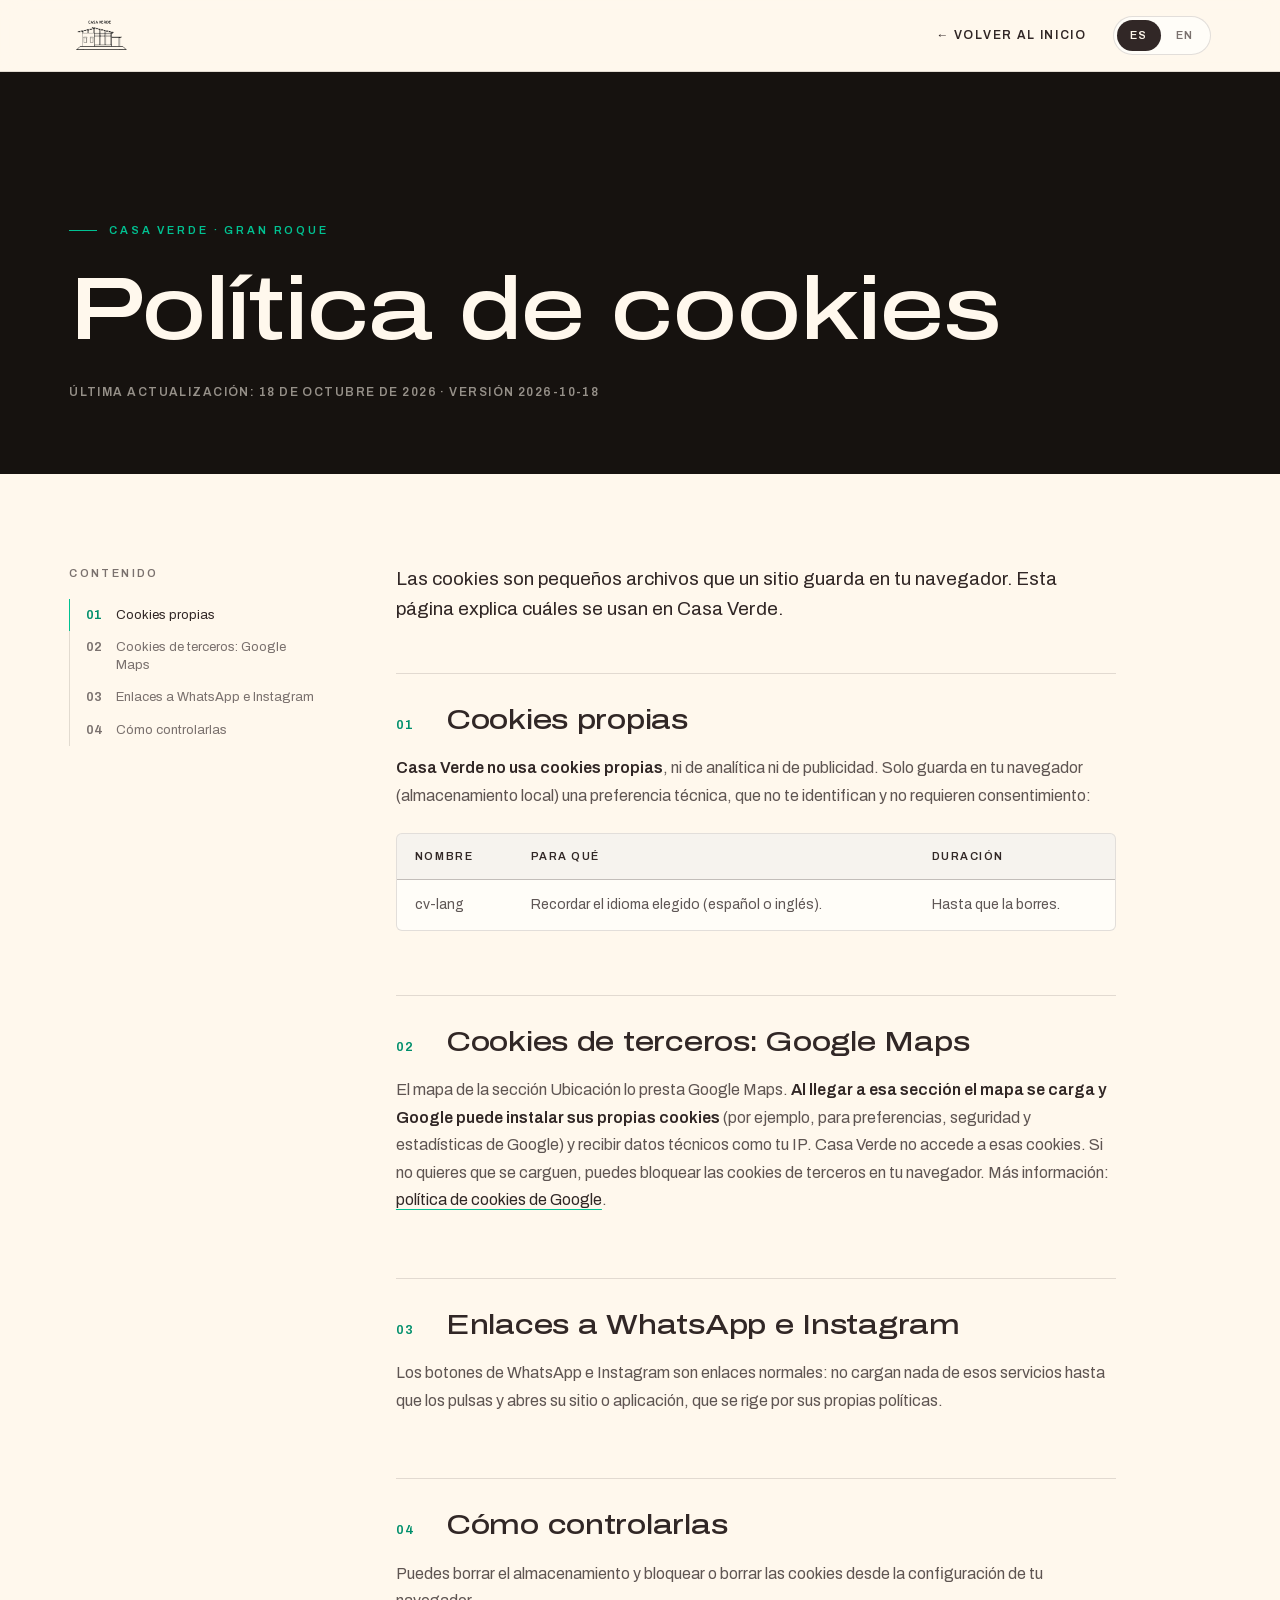
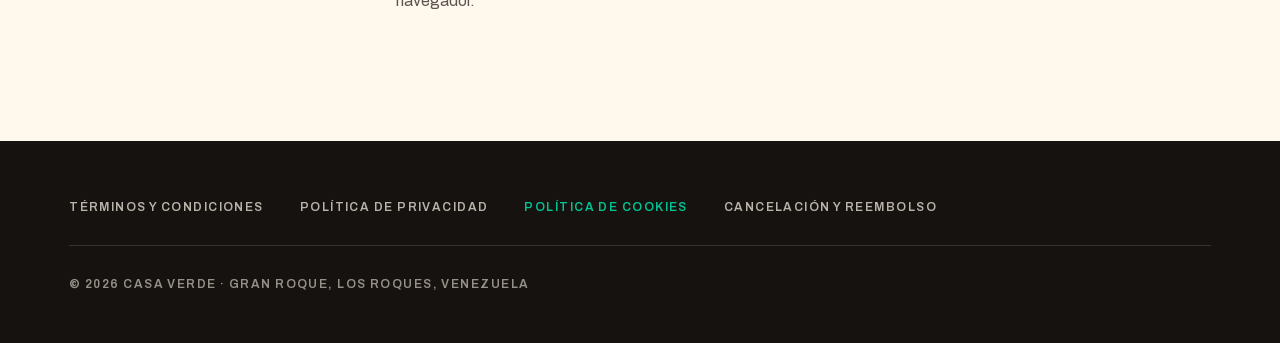
<file: cookies.html>
<!DOCTYPE html>
<html lang="es">
<head>
  <meta charset="UTF-8">
  <meta name="viewport" content="width=device-width, initial-scale=1.0">
  <title>Política de cookies — Casa Verde</title>
  <meta name="description" content="Política de cookies de Casa Verde: el sitio no usa cookies propias; solo el mapa de Google Maps puede instalar las suyas.">
  <meta name="robots" content="noindex, follow">
  <link rel="icon" type="image/png" sizes="32x32" href="favicon-32.png">
  <link rel="apple-touch-icon" href="favicon-180.png">
  <link href="fonts/fonts.css" rel="stylesheet">
  <link href="legal.css" rel="stylesheet">
  <script src="consent.js"></script>
</head>
<body>
<header class="lg-nav">
  <a href="index.html" aria-label="Casa Verde — inicio"><img src="logo.png" alt="Casa Verde" width="800" height="500"></a>
  <div class="lg-right">
    <a class="lg-back" href="index.html" data-es="← Volver al inicio" data-en="← Back to home">← Volver al inicio</a>
    <div class="lg-lang" role="group" aria-label="Idioma / Language"><button type="button" data-lc="es">ES</button><button type="button" data-lc="en">EN</button></div>
  </div>
</header>
<main>
  <article data-lang="es">
    <p class="lg-label">Casa Verde · Gran Roque</p>
    <h1>Política de cookies</h1>
    <p class="lg-meta">Última actualización: 18 de octubre de 2026 · Versión 2026-10-18</p>
<p>Las cookies son pequeños archivos que un sitio guarda en tu navegador. Esta página explica cuáles se usan en Casa Verde.</p>
<h2>1. Cookies propias</h2>
<p><strong>Casa Verde no usa cookies propias</strong>, ni de analítica ni de publicidad. Solo guarda en tu navegador (almacenamiento local) una preferencia técnica, que no te identifican y no requieren consentimiento:</p>
<table>
  <thead><tr><th scope="col">Nombre</th><th scope="col">Para qué</th><th scope="col">Duración</th></tr></thead>
  <tbody>
  <tr><td data-label="Nombre">cv-lang</td><td data-label="Para qué">Recordar el idioma elegido (español o inglés).</td><td data-label="Duración">Hasta que la borres.</td></tr>
  </tbody>
</table>
<h2>2. Cookies de terceros: Google Maps</h2>
<p>El mapa de la sección Ubicación lo presta Google Maps. <strong>Al llegar a esa sección el mapa se carga y Google puede instalar sus propias cookies</strong> (por ejemplo, para preferencias, seguridad y estadísticas de Google) y recibir datos técnicos como tu IP. Casa Verde no accede a esas cookies. Si no quieres que se carguen, puedes bloquear las cookies de terceros en tu navegador. Más información: <a href="https://policies.google.com/technologies/cookies" target="_blank" rel="noopener">política de cookies de Google</a>.</p>
<h2>3. Enlaces a WhatsApp e Instagram</h2>
<p>Los botones de WhatsApp e Instagram son enlaces normales: no cargan nada de esos servicios hasta que los pulsas y abres su sitio o aplicación, que se rige por sus propias políticas.</p>
<h2>4. Cómo controlarlas</h2>
<p>Puedes borrar el almacenamiento y bloquear o borrar las cookies desde la configuración de tu navegador.</p>
  </article>
  <article data-lang="en" hidden>
    <p class="lg-label">Casa Verde · Gran Roque</p>
    <h1>Cookie policy</h1>
    <p class="lg-meta">Last updated: October 18, 2026 · Version 2026-10-18</p>
<p>Cookies are small files a website stores in your browser. This page explains which ones Casa Verde uses.</p>
<h2>1. Our own cookies</h2>
<p><strong>Casa Verde sets no cookies of its own</strong>, neither analytics nor advertising. It only keeps one technical preference in your browser's local storage, which do not identify you and do not require consent:</p>
<table>
  <thead><tr><th scope="col">Name</th><th scope="col">Purpose</th><th scope="col">Duration</th></tr></thead>
  <tbody>
  <tr><td data-label="Name">cv-lang</td><td data-label="Purpose">Remembering your language (Spanish or English).</td><td data-label="Duration">Until you delete it.</td></tr>
  </tbody>
</table>
<h2>2. Third-party cookies: Google Maps</h2>
<p>The map in the Location section is provided by Google Maps. <strong>When you reach that section the map loads and Google may set its own cookies</strong> (for example for Google's preferences, security and statistics) and receive technical data such as your IP. Casa Verde has no access to those cookies. If you do not want them, you can block third-party cookies in your browser. More information: <a href="https://policies.google.com/technologies/cookies" target="_blank" rel="noopener">Google's cookie policy</a>.</p>
<h2>3. WhatsApp and Instagram links</h2>
<p>The WhatsApp and Instagram buttons are plain links: nothing from those services loads until you click them and open their site or app, which is governed by their own policies.</p>
<h2>4. How to control them</h2>
<p>You can clear storage and block or delete cookies from your browser settings.</p>
  </article>
</main>
<footer class="lg-foot">
  <ul>
    <li><a href="terminos.html" data-es="Términos y condiciones" data-en="Terms and conditions">Términos y condiciones</a></li>
    <li><a href="privacidad.html" data-es="Política de privacidad" data-en="Privacy policy">Política de privacidad</a></li>
    <li><a href="cookies.html" aria-current="page" data-es="Política de cookies" data-en="Cookie policy">Política de cookies</a></li>
    <li><a href="reembolso.html" data-es="Cancelación y reembolso" data-en="Cancellations and refunds">Cancelación y reembolso</a></li>
  </ul>
  <p>© 2026 Casa Verde · Gran Roque, Los Roques, Venezuela</p>
</footer>
<script src="legal.js"></script>
</body>
</html>
</file>
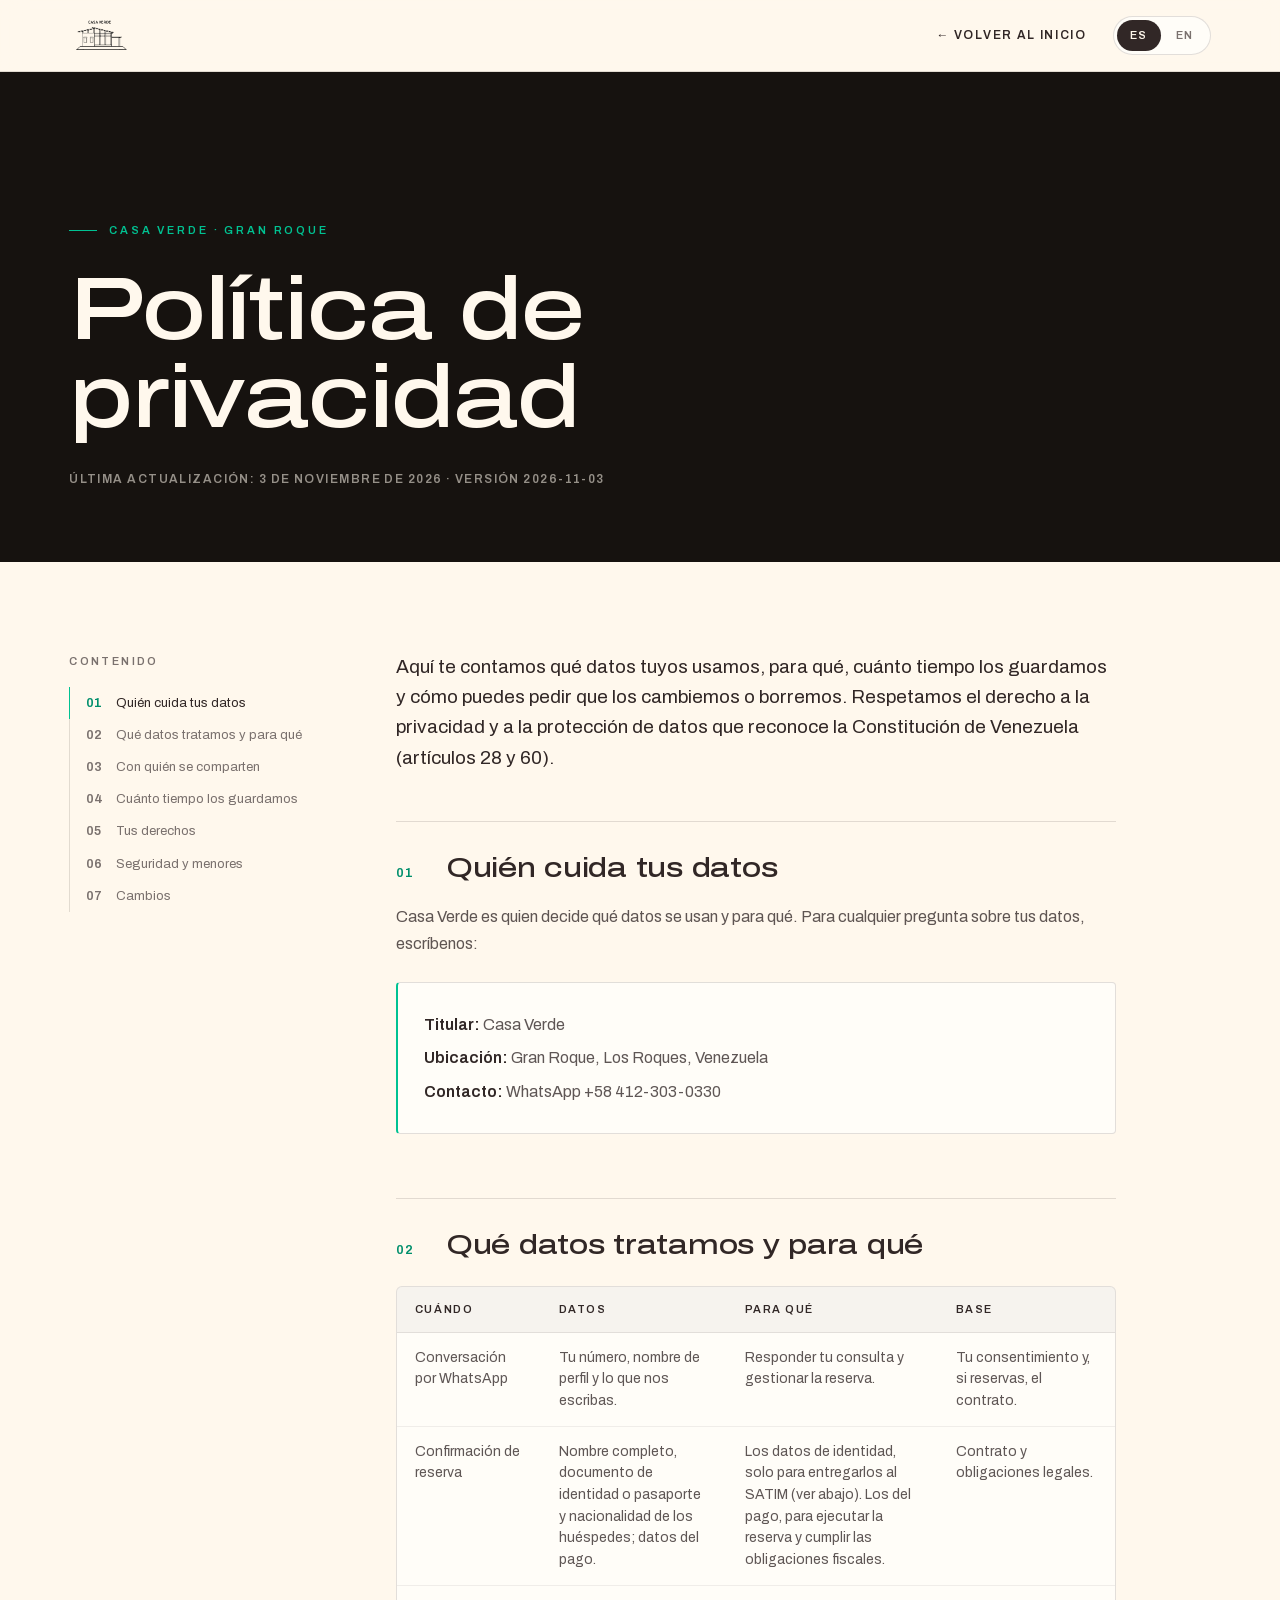
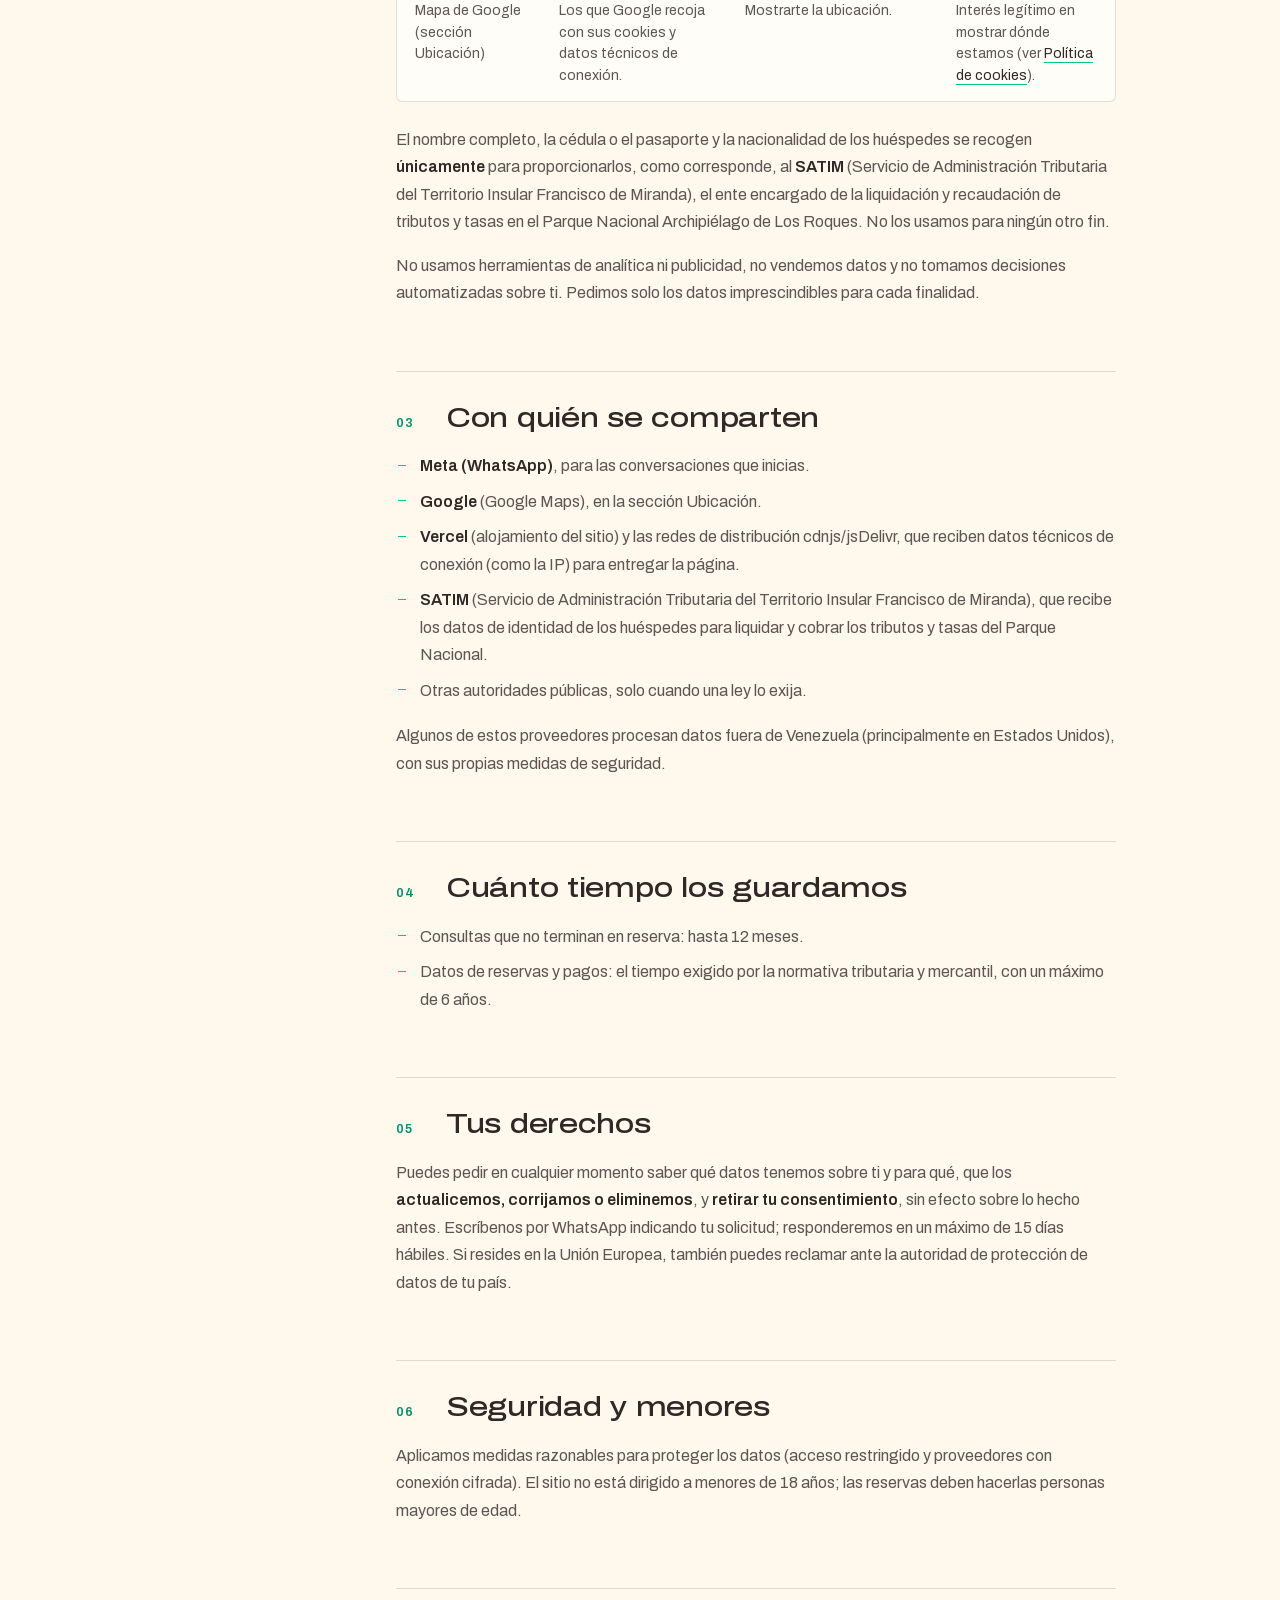
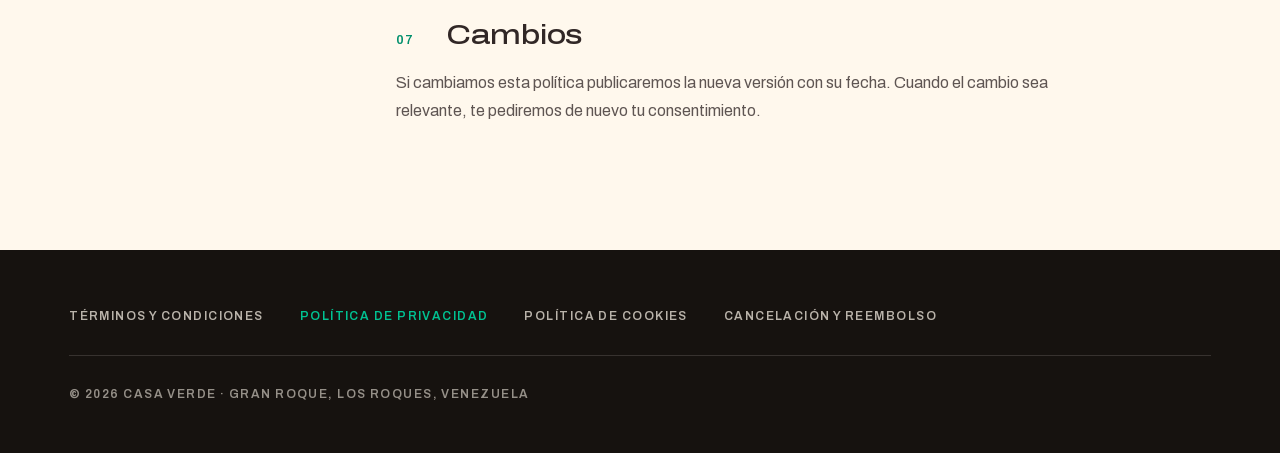
<file: privacidad.html>
<!DOCTYPE html>
<html lang="es">
<head>
  <meta charset="UTF-8">
  <meta name="viewport" content="width=device-width, initial-scale=1.0">
  <title>Política de privacidad — Casa Verde</title>
  <meta name="description" content="Política de privacidad de Casa Verde: qué datos se usan, para qué y cómo ejercer tus derechos.">
  <meta name="robots" content="noindex, follow">
  <link rel="icon" type="image/png" sizes="32x32" href="favicon-32.png">
  <link rel="apple-touch-icon" href="favicon-180.png">
  <link href="fonts/fonts.css" rel="stylesheet">
  <link href="legal.css" rel="stylesheet">
  <script src="consent.js"></script>
</head>
<body>
<header class="lg-nav">
  <a href="index.html" aria-label="Casa Verde — inicio"><img src="logo.png" alt="Casa Verde" width="800" height="500"></a>
  <div class="lg-right">
    <a class="lg-back" href="index.html" data-es="← Volver al inicio" data-en="← Back to home">← Volver al inicio</a>
    <div class="lg-lang" role="group" aria-label="Idioma / Language"><button type="button" data-lc="es">ES</button><button type="button" data-lc="en">EN</button></div>
  </div>
</header>
<main>
  <article data-lang="es">
    <p class="lg-label">Casa Verde · Gran Roque</p>
    <h1>Política de privacidad</h1>
    <p class="lg-meta">Última actualización: 3 de noviembre de 2026 · Versión 2026-11-03</p>
<p>Aquí te contamos qué datos tuyos usamos, para qué, cuánto tiempo los guardamos y cómo puedes pedir que los cambiemos o borremos. Respetamos el derecho a la privacidad y a la protección de datos que reconoce la Constitución de Venezuela (artículos 28 y 60).</p>
<h2>1. Quién cuida tus datos</h2>
<p>Casa Verde es quien decide qué datos se usan y para qué. Para cualquier pregunta sobre tus datos, escríbenos:</p>
<div class="lg-box">
  <p><strong>Titular:</strong> <span data-f="razon">Casa Verde</span><span data-opt="rif"> · RIF <span data-f="rif"></span></span></p>
  <p><strong>Ubicación:</strong> Gran Roque, Los Roques, Venezuela</p>
  <p><strong>Contacto:</strong> WhatsApp <span data-f="whatsapp"></span></p>
</div>
<h2>2. Qué datos tratamos y para qué</h2>
<table>
  <thead><tr><th scope="col">Cuándo</th><th scope="col">Datos</th><th scope="col">Para qué</th><th scope="col">Base</th></tr></thead>
  <tbody>
  <tr><td data-label="Cuándo">Conversación por WhatsApp</td><td data-label="Datos">Tu número, nombre de perfil y lo que nos escribas.</td><td data-label="Para qué">Responder tu consulta y gestionar la reserva.</td><td data-label="Base">Tu consentimiento y, si reservas, el contrato.</td></tr>
  <tr><td data-label="Cuándo">Confirmación de reserva</td><td data-label="Datos">Nombre completo, documento de identidad o pasaporte y nacionalidad de los huéspedes; datos del pago.</td><td data-label="Para qué">Los datos de identidad, solo para entregarlos al SATIM (ver abajo). Los del pago, para ejecutar la reserva y cumplir las obligaciones fiscales.</td><td data-label="Base">Contrato y obligaciones legales.</td></tr>
  <tr><td data-label="Cuándo">Mapa de Google (sección Ubicación)</td><td data-label="Datos">Los que Google recoja con sus cookies y datos técnicos de conexión.</td><td data-label="Para qué">Mostrarte la ubicación.</td><td data-label="Base">Interés legítimo en mostrar dónde estamos (ver <a href="cookies.html">Política de cookies</a>).</td></tr>
  </tbody>
</table>
<p>El nombre completo, la cédula o el pasaporte y la nacionalidad de los huéspedes se recogen <strong>únicamente</strong> para proporcionarlos, como corresponde, al <strong>SATIM</strong> (Servicio de Administración Tributaria del Territorio Insular Francisco de Miranda), el ente encargado de la liquidación y recaudación de tributos y tasas en el Parque Nacional Archipiélago de Los Roques. No los usamos para ningún otro fin.</p>
<p>No usamos herramientas de analítica ni publicidad, no vendemos datos y no tomamos decisiones automatizadas sobre ti. Pedimos solo los datos imprescindibles para cada finalidad.</p>
<h2>3. Con quién se comparten</h2>
<ul>
  <li><strong>Meta (WhatsApp)</strong>, para las conversaciones que inicias.</li>
  <li><strong>Google</strong> (Google Maps), en la sección Ubicación.</li>
  <li><strong>Vercel</strong> (alojamiento del sitio) y las redes de distribución cdnjs/jsDelivr, que reciben datos técnicos de conexión (como la IP) para entregar la página.</li>
  <li><strong>SATIM</strong> (Servicio de Administración Tributaria del Territorio Insular Francisco de Miranda), que recibe los datos de identidad de los huéspedes para liquidar y cobrar los tributos y tasas del Parque Nacional.</li>
  <li>Otras autoridades públicas, solo cuando una ley lo exija.</li>
</ul>
<p>Algunos de estos proveedores procesan datos fuera de Venezuela (principalmente en Estados Unidos), con sus propias medidas de seguridad.</p>
<h2>4. Cuánto tiempo los guardamos</h2>
<ul>
  <li>Consultas que no terminan en reserva: hasta 12 meses.</li>
  <li>Datos de reservas y pagos: el tiempo exigido por la normativa tributaria y mercantil, con un máximo de 6 años.</li>
</ul>
<h2>5. Tus derechos</h2>
<p>Puedes pedir en cualquier momento saber qué datos tenemos sobre ti y para qué, que los <strong>actualicemos, corrijamos o eliminemos</strong>, y <strong>retirar tu consentimiento</strong>, sin efecto sobre lo hecho antes. Escríbenos por WhatsApp indicando tu solicitud; responderemos en un máximo de 15 días hábiles. Si resides en la Unión Europea, también puedes reclamar ante la autoridad de protección de datos de tu país.</p>
<h2>6. Seguridad y menores</h2>
<p>Aplicamos medidas razonables para proteger los datos (acceso restringido y proveedores con conexión cifrada). El sitio no está dirigido a menores de 18 años; las reservas deben hacerlas personas mayores de edad.</p>
<h2>7. Cambios</h2>
<p>Si cambiamos esta política publicaremos la nueva versión con su fecha. Cuando el cambio sea relevante, te pediremos de nuevo tu consentimiento.</p>
  </article>
  <article data-lang="en" hidden>
    <p class="lg-label">Casa Verde · Gran Roque</p>
    <h1>Privacy policy</h1>
    <p class="lg-meta">Last updated: November 3, 2026 · Version 2026-11-03</p>
<p>This page explains what data of yours we use, why, how long we keep it and how you can ask us to change or delete it. We respect the rights to privacy and data protection recognized by the Venezuelan Constitution (articles 28 and 60).</p>
<h2>1. Who looks after your data</h2>
<p>Casa Verde decides which data is used and why. For any question about your data, write to us:</p>
<div class="lg-box">
  <p><strong>Owner:</strong> <span data-f="razon">Casa Verde</span><span data-opt="rif"> · RIF <span data-f="rif"></span></span></p>
  <p><strong>Location:</strong> Gran Roque, Los Roques, Venezuela</p>
  <p><strong>Contact:</strong> WhatsApp <span data-f="whatsapp"></span></p>
</div>
<h2>2. What data we process and why</h2>
<table>
  <thead><tr><th scope="col">When</th><th scope="col">Data</th><th scope="col">Purpose</th><th scope="col">Legal basis</th></tr></thead>
  <tbody>
  <tr><td data-label="When">WhatsApp conversation</td><td data-label="Data">Your number, profile name and what you write to us.</td><td data-label="Purpose">Answering your request and managing the booking.</td><td data-label="Legal basis">Your consent and, if you book, the contract.</td></tr>
  <tr><td data-label="When">Booking confirmation</td><td data-label="Data">Full name, ID or passport and nationality of the guests; payment details.</td><td data-label="Purpose">Identity details, only to provide them to SATIM (see below). Payment details, to perform the booking and meet tax obligations.</td><td data-label="Legal basis">Contract and legal obligations.</td></tr>
  <tr><td data-label="When">Google map (Location section)</td><td data-label="Data">Whatever Google collects through its cookies and technical connection data.</td><td data-label="Purpose">Showing you the location.</td><td data-label="Legal basis">Legitimate interest in showing where we are (see the <a href="cookies.html">Cookie policy</a>).</td></tr>
  </tbody>
</table>
<p>Guests' full name, ID or passport and nationality are collected <strong>solely</strong> to provide them, as required, to <strong>SATIM</strong> (Servicio de Administración Tributaria del Territorio Insular Francisco de Miranda), the authority in charge of assessing and collecting taxes and fees in the Archipiélago Los Roques National Park. We do not use them for any other purpose.</p>
<p>We do not use analytics or advertising tools, we do not sell data and we do not make automated decisions about you. We only ask for the data each purpose strictly needs.</p>
<h2>3. Who we share it with</h2>
<ul>
  <li><strong>Meta (WhatsApp)</strong>, for conversations you start.</li>
  <li><strong>Google</strong> (Google Maps), in the Location section.</li>
  <li><strong>Vercel</strong> (site hosting) and the cdnjs/jsDelivr networks, which receive technical connection data (such as your IP) to deliver the page.</li>
  <li><strong>SATIM</strong> (Servicio de Administración Tributaria del Territorio Insular Francisco de Miranda), which receives guests' identity details to assess and collect the National Park taxes and fees.</li>
  <li>Other public authorities, only when required by law.</li>
</ul>
<p>Some of these providers process data outside Venezuela (mainly in the United States) with their own security safeguards.</p>
<h2>4. How long we keep it</h2>
<ul>
  <li>Requests that do not lead to a booking: up to 12 months.</li>
  <li>Booking and payment data: as long as tax and commercial rules require, up to 6 years.</li>
</ul>
<h2>5. Your rights</h2>
<p>At any time you may ask what data we hold about you and why, have it <strong>updated, corrected or deleted</strong>, and <strong>withdraw your consent</strong>, without affecting what was done before. Write to us on WhatsApp; we will reply within 15 business days. If you live in the European Union you may also complain to your national data protection authority.</p>
<h2>6. Security and minors</h2>
<p>We apply reasonable measures to protect data (restricted access and providers with encrypted connections). The site is not aimed at under-18s; bookings must be made by adults.</p>
<h2>7. Changes</h2>
<p>If we change this policy we will publish the new version with its date. If the change is significant, we will ask for your consent again.</p>
  </article>
</main>
<footer class="lg-foot">
  <ul>
    <li><a href="terminos.html" data-es="Términos y condiciones" data-en="Terms and conditions">Términos y condiciones</a></li>
    <li><a href="privacidad.html" aria-current="page" data-es="Política de privacidad" data-en="Privacy policy">Política de privacidad</a></li>
    <li><a href="cookies.html" data-es="Política de cookies" data-en="Cookie policy">Política de cookies</a></li>
    <li><a href="reembolso.html" data-es="Cancelación y reembolso" data-en="Cancellations and refunds">Cancelación y reembolso</a></li>
  </ul>
  <p>© 2026 Casa Verde · Gran Roque, Los Roques, Venezuela</p>
</footer>
<script src="legal.js"></script>
</body>
</html>
</file>
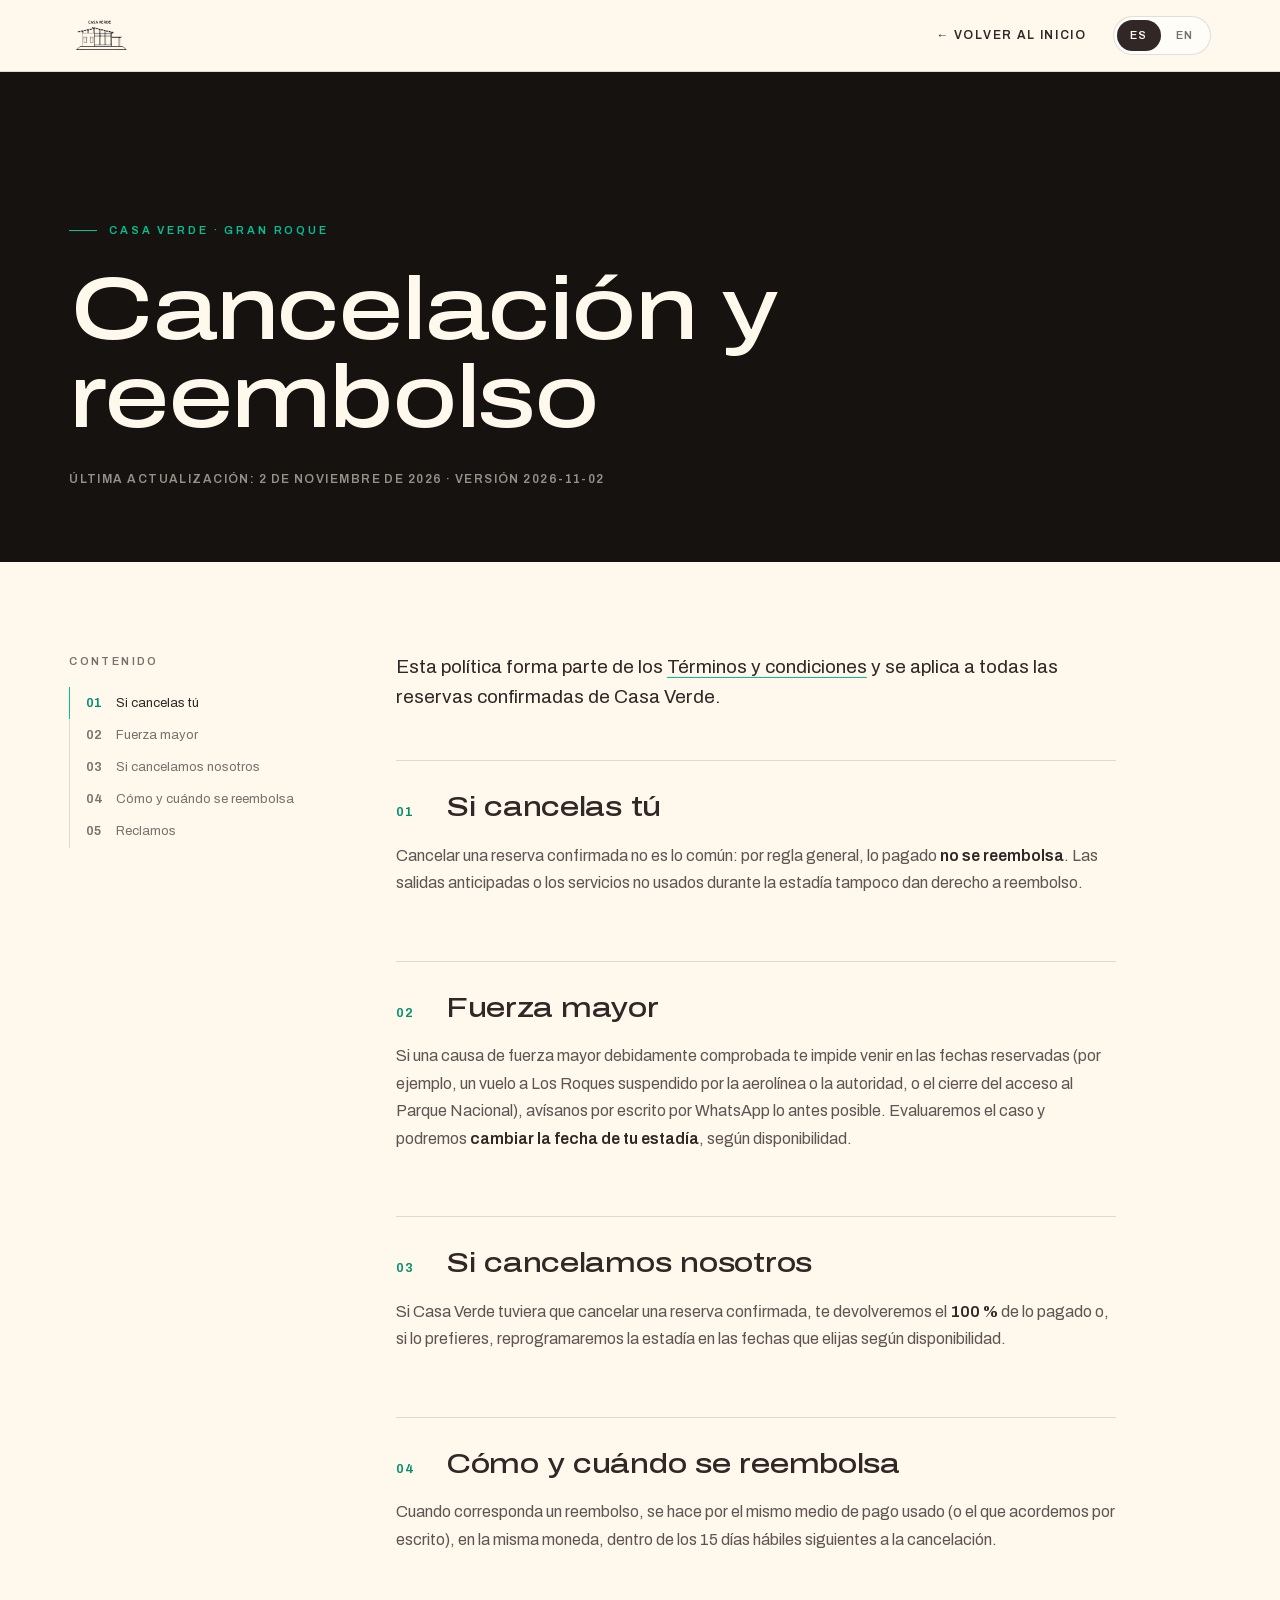
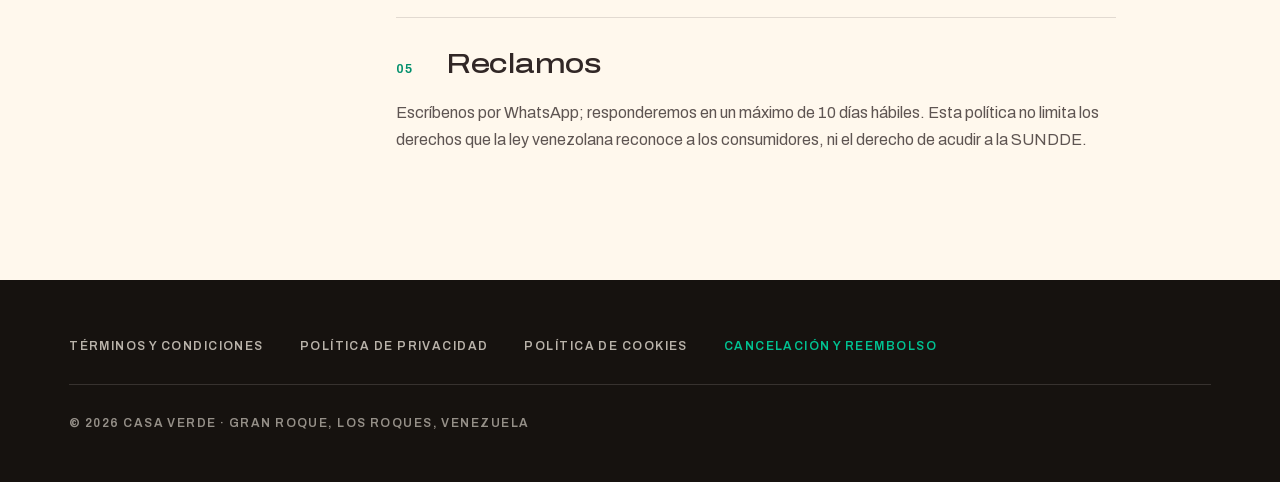
<file: reembolso.html>
<!DOCTYPE html>
<html lang="es">
<head>
  <meta charset="UTF-8">
  <meta name="viewport" content="width=device-width, initial-scale=1.0">
  <title>Cancelación y reembolso — Casa Verde</title>
  <meta name="description" content="Política de cancelación y reembolso de Casa Verde en Gran Roque, Los Roques.">
  <meta name="robots" content="noindex, follow">
  <link rel="icon" type="image/png" sizes="32x32" href="favicon-32.png">
  <link rel="apple-touch-icon" href="favicon-180.png">
  <link href="fonts/fonts.css" rel="stylesheet">
  <link href="legal.css" rel="stylesheet">
  <script src="consent.js"></script>
</head>
<body>
<header class="lg-nav">
  <a href="index.html" aria-label="Casa Verde — inicio"><img src="logo.png" alt="Casa Verde" width="800" height="500"></a>
  <div class="lg-right">
    <a class="lg-back" href="index.html" data-es="← Volver al inicio" data-en="← Back to home">← Volver al inicio</a>
    <div class="lg-lang" role="group" aria-label="Idioma / Language"><button type="button" data-lc="es">ES</button><button type="button" data-lc="en">EN</button></div>
  </div>
</header>
<main>
  <article data-lang="es">
    <p class="lg-label">Casa Verde · Gran Roque</p>
    <h1>Cancelación y reembolso</h1>
    <p class="lg-meta">Última actualización: 2 de noviembre de 2026 · Versión 2026-11-02</p>
<p>Esta política forma parte de los <a href="terminos.html">Términos y condiciones</a> y se aplica a todas las reservas confirmadas de Casa Verde.</p>
<h2>1. Si cancelas tú</h2>
<p>Cancelar una reserva confirmada no es lo común: por regla general, lo pagado <strong>no se reembolsa</strong>. Las salidas anticipadas o los servicios no usados durante la estadía tampoco dan derecho a reembolso.</p>
<h2>2. Fuerza mayor</h2>
<p>Si una causa de fuerza mayor debidamente comprobada te impide venir en las fechas reservadas (por ejemplo, un vuelo a Los Roques suspendido por la aerolínea o la autoridad, o el cierre del acceso al Parque Nacional), avísanos por escrito por WhatsApp lo antes posible. Evaluaremos el caso y podremos <strong>cambiar la fecha de tu estadía</strong>, según disponibilidad.</p>
<h2>3. Si cancelamos nosotros</h2>
<p>Si Casa Verde tuviera que cancelar una reserva confirmada, te devolveremos el <strong>100 %</strong> de lo pagado o, si lo prefieres, reprogramaremos la estadía en las fechas que elijas según disponibilidad.</p>
<h2>4. Cómo y cuándo se reembolsa</h2>
<p>Cuando corresponda un reembolso, se hace por el mismo medio de pago usado (o el que acordemos por escrito), en la misma moneda, dentro de los 15 días hábiles siguientes a la cancelación.</p>
<h2>5. Reclamos</h2>
<p>Escríbenos por WhatsApp; responderemos en un máximo de 10 días hábiles. Esta política no limita los derechos que la ley venezolana reconoce a los consumidores, ni el derecho de acudir a la SUNDDE.</p>
  </article>
  <article data-lang="en" hidden>
    <p class="lg-label">Casa Verde · Gran Roque</p>
    <h1>Cancellations and refunds</h1>
    <p class="lg-meta">Last updated: November 2, 2026 · Version 2026-11-02</p>
<p>This policy forms part of the <a href="terminos.html">Terms and conditions</a> and applies to all confirmed Casa Verde bookings.</p>
<h2>1. If you cancel</h2>
<p>Cancelling a confirmed booking is not the norm: as a general rule, amounts paid <strong>are not refunded</strong>. Early departures or services not used during the stay are not refundable either.</p>
<h2>2. Force majeure</h2>
<p>If a duly proven force majeure event prevents you from coming on the booked dates (for example, a flight to Los Roques cancelled by the airline or the authorities, or the National Park closing access), let us know in writing on WhatsApp as soon as possible. We will review the case and may <strong>change the dates of your stay</strong>, subject to availability.</p>
<h2>3. If we cancel</h2>
<p>If Casa Verde has to cancel a confirmed booking, we will refund <strong>100%</strong> of what you paid or, if you prefer, reschedule the stay on dates of your choice, subject to availability.</p>
<h2>4. How and when refunds are made</h2>
<p>When a refund applies, it is made through the same payment method (or another agreed in writing), in the same currency, within 15 business days of the cancellation.</p>
<h2>5. Complaints</h2>
<p>Write to us on WhatsApp; we will reply within 10 business days. This policy does not limit the rights Venezuelan law grants consumers, nor the right to contact SUNDDE.</p>
  </article>
</main>
<footer class="lg-foot">
  <ul>
    <li><a href="terminos.html" data-es="Términos y condiciones" data-en="Terms and conditions">Términos y condiciones</a></li>
    <li><a href="privacidad.html" data-es="Política de privacidad" data-en="Privacy policy">Política de privacidad</a></li>
    <li><a href="cookies.html" data-es="Política de cookies" data-en="Cookie policy">Política de cookies</a></li>
    <li><a href="reembolso.html" aria-current="page" data-es="Cancelación y reembolso" data-en="Cancellations and refunds">Cancelación y reembolso</a></li>
  </ul>
  <p>© 2026 Casa Verde · Gran Roque, Los Roques, Venezuela</p>
</footer>
<script src="legal.js"></script>
</body>
</html>
</file>
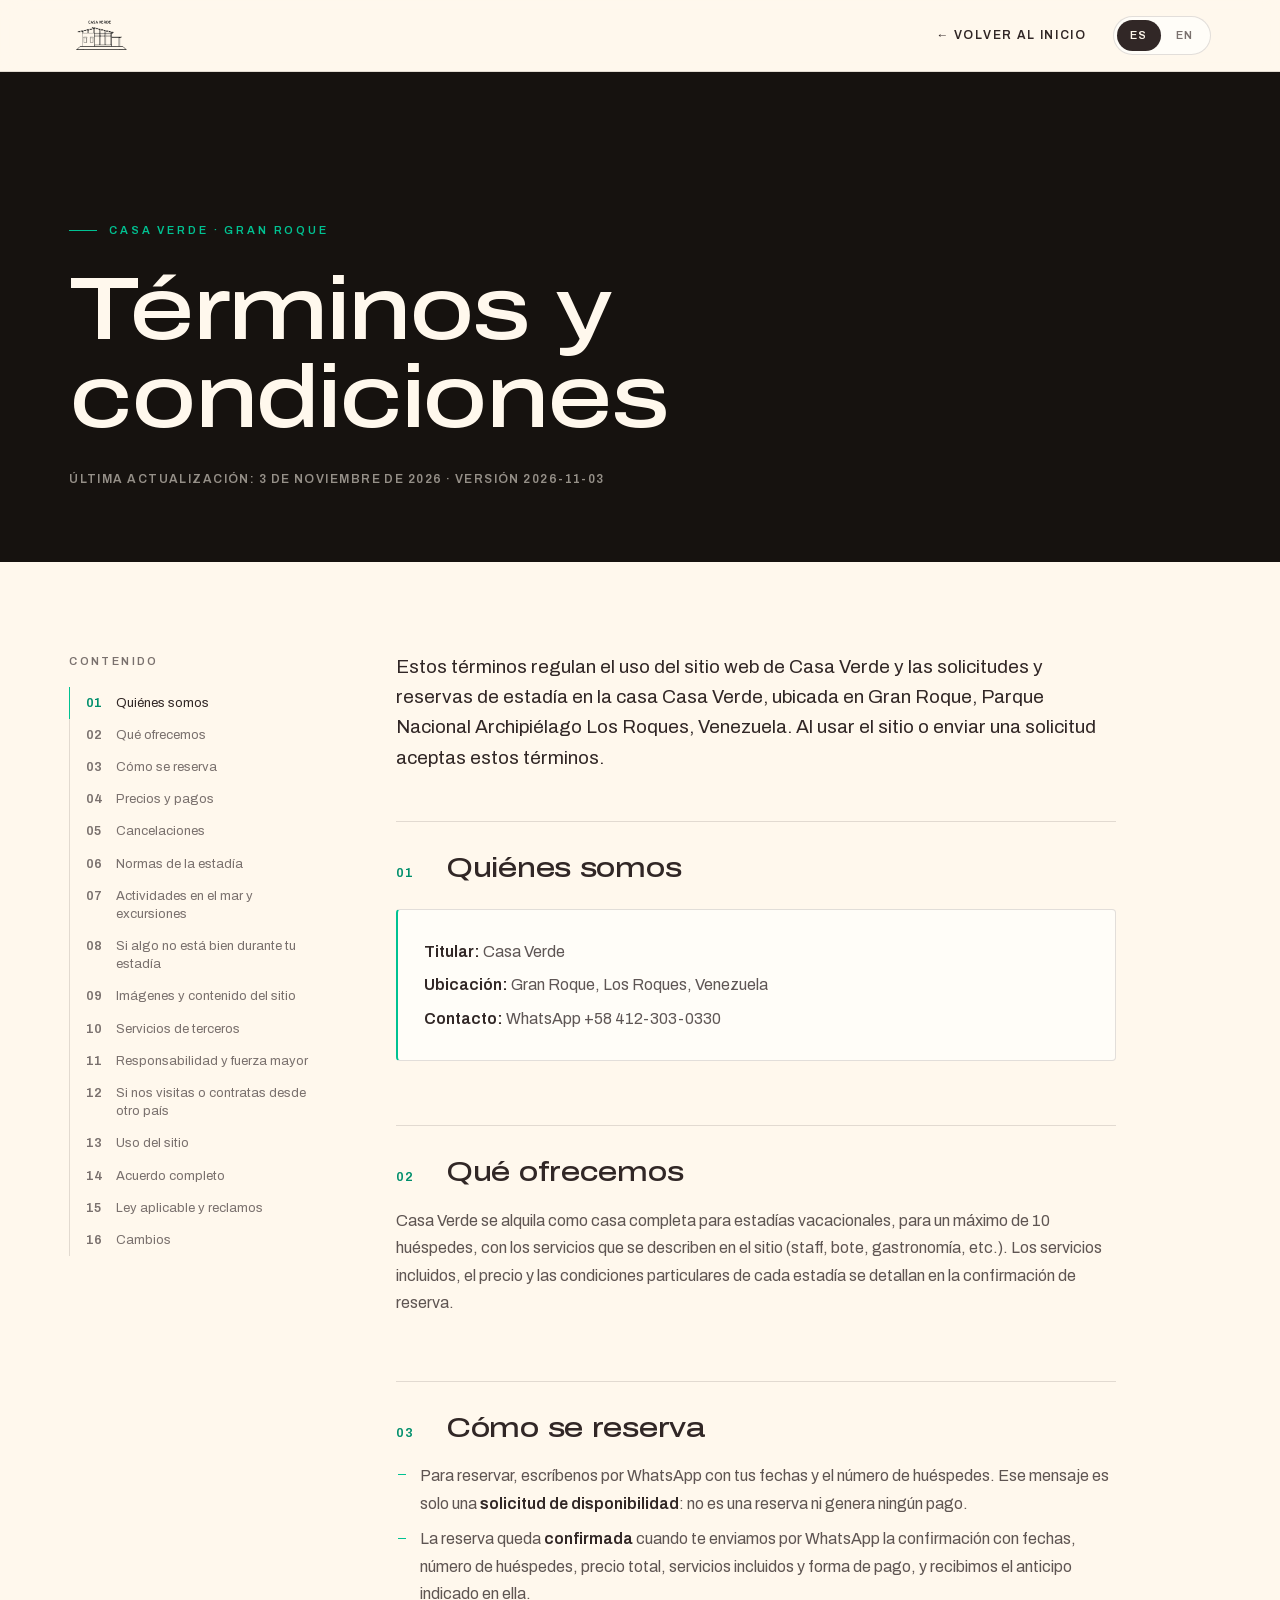
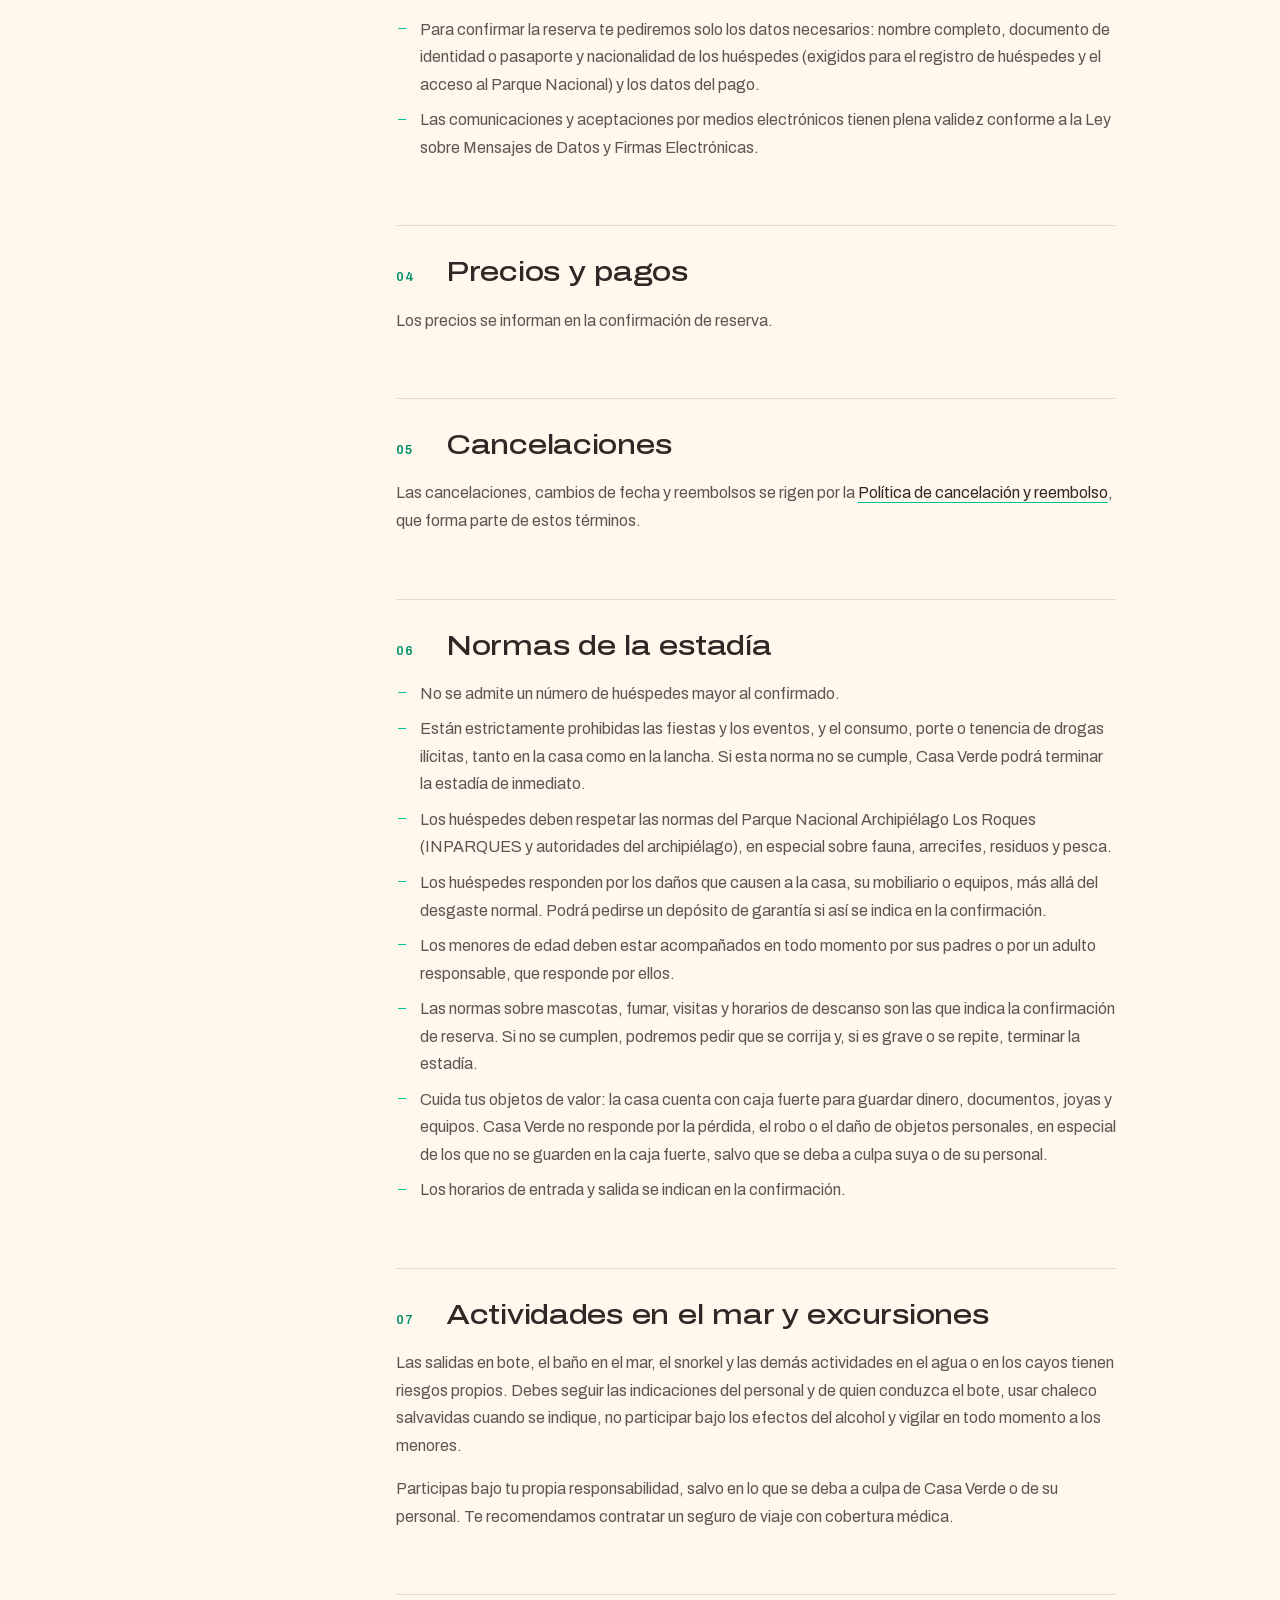
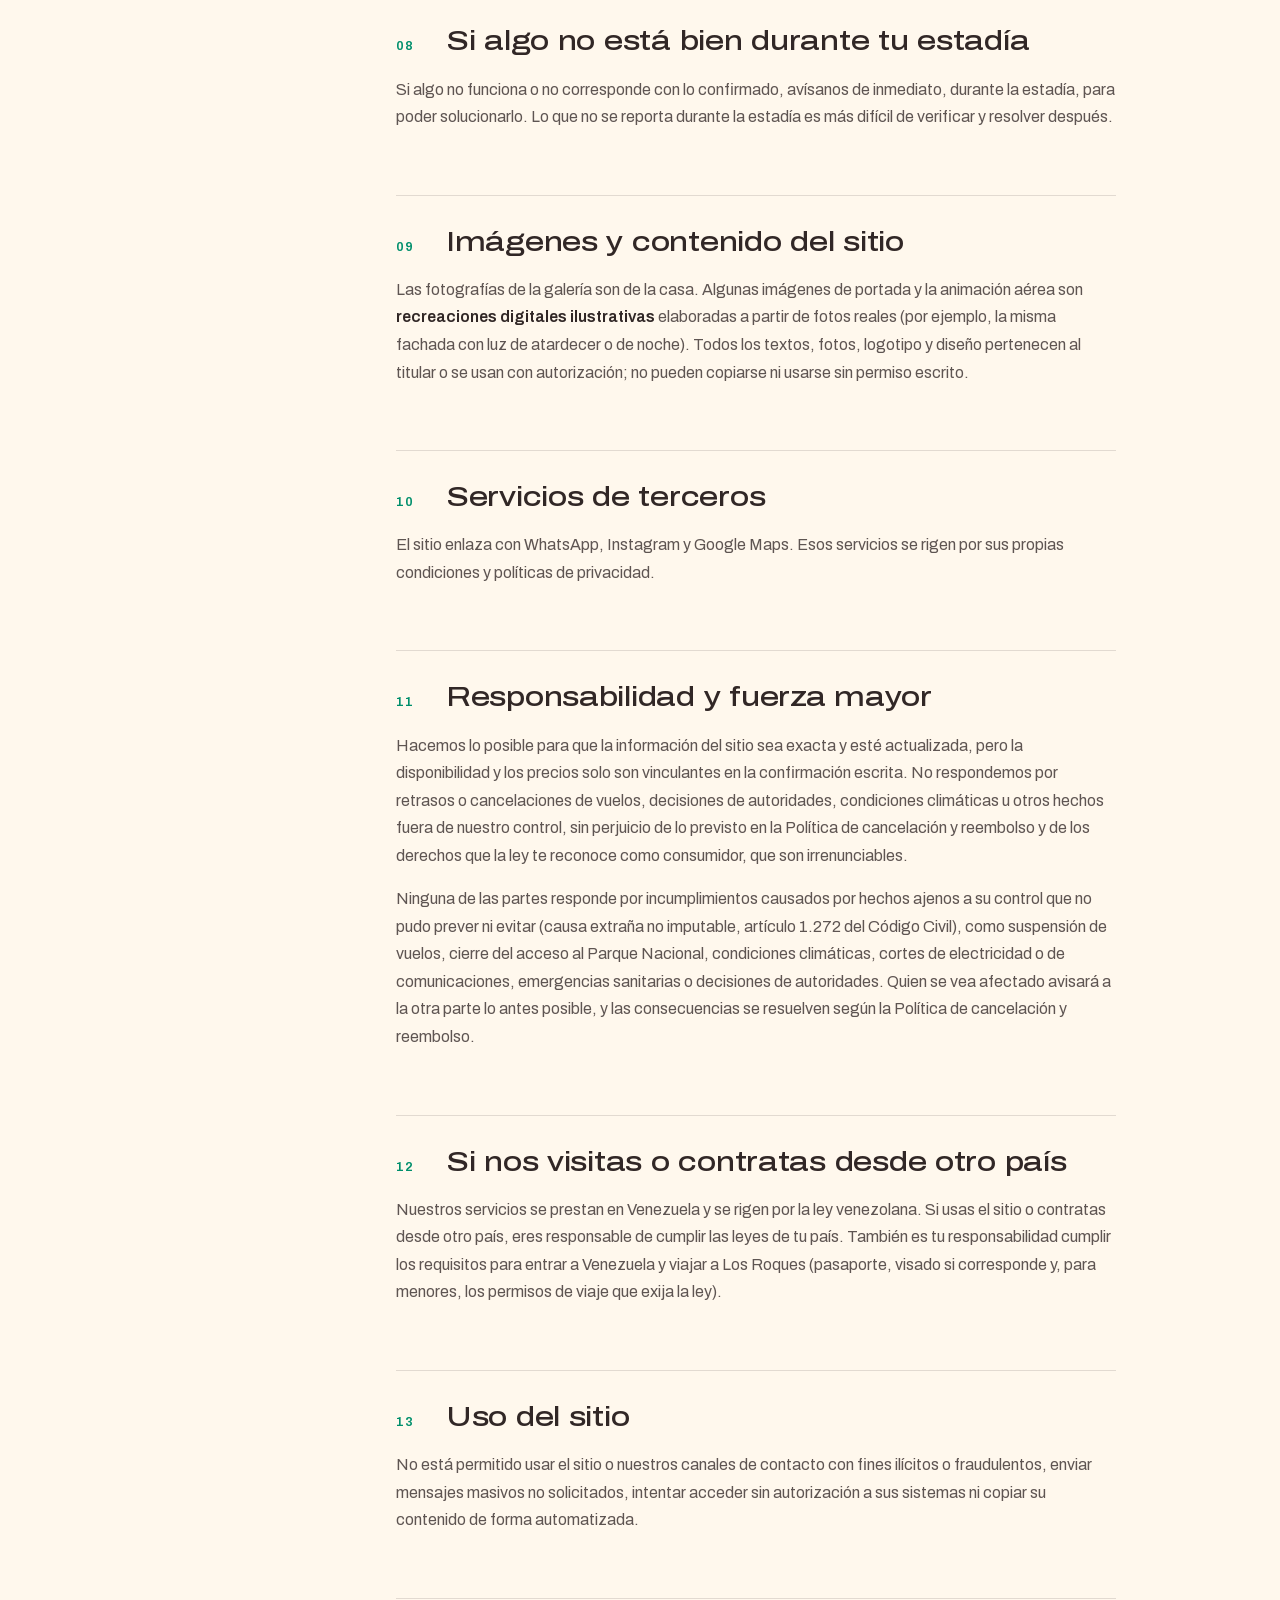
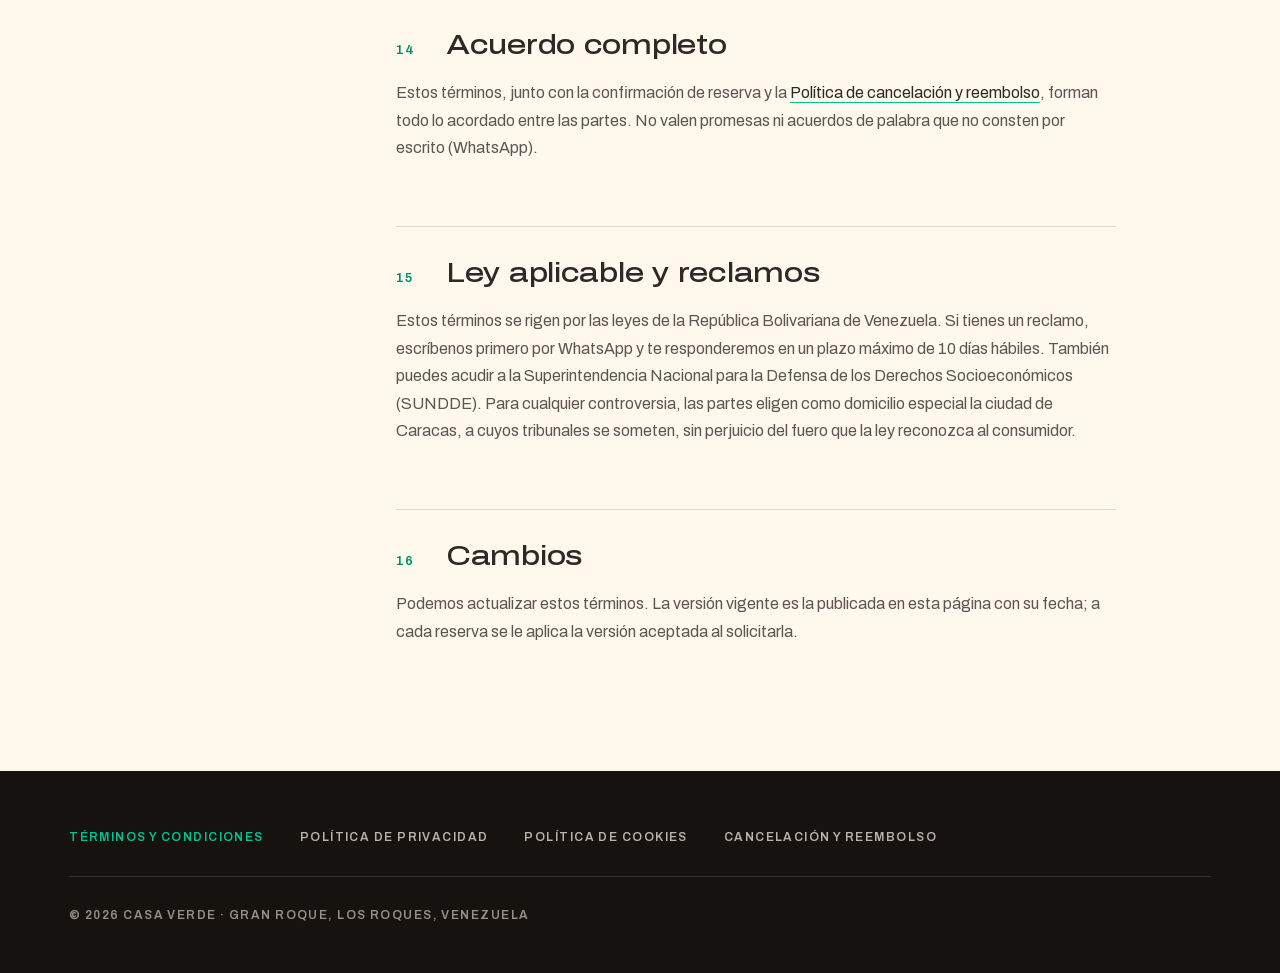
<file: terminos.html>
<!DOCTYPE html>
<html lang="es">
<head>
  <meta charset="UTF-8">
  <meta name="viewport" content="width=device-width, initial-scale=1.0">
  <title>Términos y condiciones — Casa Verde</title>
  <meta name="description" content="Términos y condiciones de Casa Verde: cómo se reserva, precios y pagos, cancelaciones y normas de la estadía.">
  <meta name="robots" content="noindex, follow">
  <link rel="icon" type="image/png" sizes="32x32" href="favicon-32.png">
  <link rel="apple-touch-icon" href="favicon-180.png">
  <link href="fonts/fonts.css" rel="stylesheet">
  <link href="legal.css" rel="stylesheet">
  <script src="consent.js"></script>
</head>
<body>
<header class="lg-nav">
  <a href="index.html" aria-label="Casa Verde — inicio"><img src="logo.png" alt="Casa Verde" width="800" height="500"></a>
  <div class="lg-right">
    <a class="lg-back" href="index.html" data-es="← Volver al inicio" data-en="← Back to home">← Volver al inicio</a>
    <div class="lg-lang" role="group" aria-label="Idioma / Language"><button type="button" data-lc="es">ES</button><button type="button" data-lc="en">EN</button></div>
  </div>
</header>
<main>
  <article data-lang="es">
    <p class="lg-label">Casa Verde · Gran Roque</p>
    <h1>Términos y condiciones</h1>
    <p class="lg-meta">Última actualización: 3 de noviembre de 2026 · Versión 2026-11-03</p>
<p>Estos términos regulan el uso del sitio web de Casa Verde y las solicitudes y reservas de estadía en la casa Casa Verde, ubicada en Gran Roque, Parque Nacional Archipiélago Los Roques, Venezuela. Al usar el sitio o enviar una solicitud aceptas estos términos.</p>
<h2>1. Quiénes somos</h2>
<div class="lg-box">
  <p><strong>Titular:</strong> <span data-f="razon">Casa Verde</span><span data-opt="rif"> · RIF <span data-f="rif"></span></span></p>
  <p><strong>Ubicación:</strong> Gran Roque, Los Roques, Venezuela</p>
  <p><strong>Contacto:</strong> WhatsApp <span data-f="whatsapp"></span></p>
</div>
<h2>2. Qué ofrecemos</h2>
<p>Casa Verde se alquila como casa completa para estadías vacacionales, para un máximo de 10 huéspedes, con los servicios que se describen en el sitio (staff, bote, gastronomía, etc.). Los servicios incluidos, el precio y las condiciones particulares de cada estadía se detallan en la confirmación de reserva.</p>
<h2>3. Cómo se reserva</h2>
<ul>
  <li>Para reservar, escríbenos por WhatsApp con tus fechas y el número de huéspedes. Ese mensaje es solo una <strong>solicitud de disponibilidad</strong>: no es una reserva ni genera ningún pago.</li>
  <li>La reserva queda <strong>confirmada</strong> cuando te enviamos por WhatsApp la confirmación con fechas, número de huéspedes, precio total, servicios incluidos y forma de pago, y recibimos el anticipo indicado en ella.</li>
  <li>Para confirmar la reserva te pediremos solo los datos necesarios: nombre completo, documento de identidad o pasaporte y nacionalidad de los huéspedes (exigidos para el registro de huéspedes y el acceso al Parque Nacional) y los datos del pago.</li>
  <li>Las comunicaciones y aceptaciones por medios electrónicos tienen plena validez conforme a la Ley sobre Mensajes de Datos y Firmas Electrónicas.</li>
</ul>
<h2>4. Precios y pagos</h2>
<p>Los precios se informan en la confirmación de reserva.</p>
<h2>5. Cancelaciones</h2>
<p>Las cancelaciones, cambios de fecha y reembolsos se rigen por la <a href="reembolso.html">Política de cancelación y reembolso</a>, que forma parte de estos términos.</p>
<h2>6. Normas de la estadía</h2>
<ul>
  <li>No se admite un número de huéspedes mayor al confirmado.</li>
  <li>Están estrictamente prohibidas las fiestas y los eventos, y el consumo, porte o tenencia de drogas ilícitas, tanto en la casa como en la lancha. Si esta norma no se cumple, Casa Verde podrá terminar la estadía de inmediato.</li>
  <li>Los huéspedes deben respetar las normas del Parque Nacional Archipiélago Los Roques (INPARQUES y autoridades del archipiélago), en especial sobre fauna, arrecifes, residuos y pesca.</li>
  <li>Los huéspedes responden por los daños que causen a la casa, su mobiliario o equipos, más allá del desgaste normal. Podrá pedirse un depósito de garantía si así se indica en la confirmación.</li>
  <li>Los menores de edad deben estar acompañados en todo momento por sus padres o por un adulto responsable, que responde por ellos.</li>
  <li>Las normas sobre mascotas, fumar, visitas y horarios de descanso son las que indica la confirmación de reserva. Si no se cumplen, podremos pedir que se corrija y, si es grave o se repite, terminar la estadía.</li>
  <li>Cuida tus objetos de valor: la casa cuenta con caja fuerte para guardar dinero, documentos, joyas y equipos. Casa Verde no responde por la pérdida, el robo o el daño de objetos personales, en especial de los que no se guarden en la caja fuerte, salvo que se deba a culpa suya o de su personal.</li>
  <li>Los horarios de entrada y salida se indican en la confirmación.</li>
</ul>
<h2>7. Actividades en el mar y excursiones</h2>
<p>Las salidas en bote, el baño en el mar, el snorkel y las demás actividades en el agua o en los cayos tienen riesgos propios. Debes seguir las indicaciones del personal y de quien conduzca el bote, usar chaleco salvavidas cuando se indique, no participar bajo los efectos del alcohol y vigilar en todo momento a los menores.</p>
<p>Participas bajo tu propia responsabilidad, salvo en lo que se deba a culpa de Casa Verde o de su personal. Te recomendamos contratar un seguro de viaje con cobertura médica.</p>
<h2>8. Si algo no está bien durante tu estadía</h2>
<p>Si algo no funciona o no corresponde con lo confirmado, avísanos de inmediato, durante la estadía, para poder solucionarlo. Lo que no se reporta durante la estadía es más difícil de verificar y resolver después.</p>
<h2>9. Imágenes y contenido del sitio</h2>
<p>Las fotografías de la galería son de la casa. Algunas imágenes de portada y la animación aérea son <strong>recreaciones digitales ilustrativas</strong> elaboradas a partir de fotos reales (por ejemplo, la misma fachada con luz de atardecer o de noche). Todos los textos, fotos, logotipo y diseño pertenecen al titular o se usan con autorización; no pueden copiarse ni usarse sin permiso escrito.</p>
<h2>10. Servicios de terceros</h2>
<p>El sitio enlaza con WhatsApp, Instagram y Google Maps. Esos servicios se rigen por sus propias condiciones y políticas de privacidad.</p>
<h2>11. Responsabilidad y fuerza mayor</h2>
<p>Hacemos lo posible para que la información del sitio sea exacta y esté actualizada, pero la disponibilidad y los precios solo son vinculantes en la confirmación escrita. No respondemos por retrasos o cancelaciones de vuelos, decisiones de autoridades, condiciones climáticas u otros hechos fuera de nuestro control, sin perjuicio de lo previsto en la Política de cancelación y reembolso y de los derechos que la ley te reconoce como consumidor, que son irrenunciables.</p>
<p>Ninguna de las partes responde por incumplimientos causados por hechos ajenos a su control que no pudo prever ni evitar (causa extraña no imputable, artículo 1.272 del Código Civil), como suspensión de vuelos, cierre del acceso al Parque Nacional, condiciones climáticas, cortes de electricidad o de comunicaciones, emergencias sanitarias o decisiones de autoridades. Quien se vea afectado avisará a la otra parte lo antes posible, y las consecuencias se resuelven según la Política de cancelación y reembolso.</p>
<h2>12. Si nos visitas o contratas desde otro país</h2>
<p>Nuestros servicios se prestan en Venezuela y se rigen por la ley venezolana. Si usas el sitio o contratas desde otro país, eres responsable de cumplir las leyes de tu país. También es tu responsabilidad cumplir los requisitos para entrar a Venezuela y viajar a Los Roques (pasaporte, visado si corresponde y, para menores, los permisos de viaje que exija la ley).</p>
<h2>13. Uso del sitio</h2>
<p>No está permitido usar el sitio o nuestros canales de contacto con fines ilícitos o fraudulentos, enviar mensajes masivos no solicitados, intentar acceder sin autorización a sus sistemas ni copiar su contenido de forma automatizada.</p>
<h2>14. Acuerdo completo</h2>
<p>Estos términos, junto con la confirmación de reserva y la <a href="reembolso.html">Política de cancelación y reembolso</a>, forman todo lo acordado entre las partes. No valen promesas ni acuerdos de palabra que no consten por escrito (WhatsApp).</p>
<h2>15. Ley aplicable y reclamos</h2>
<p>Estos términos se rigen por las leyes de la República Bolivariana de Venezuela. Si tienes un reclamo, escríbenos primero por WhatsApp y te responderemos en un plazo máximo de 10 días hábiles. También puedes acudir a la Superintendencia Nacional para la Defensa de los Derechos Socioeconómicos (SUNDDE). Para cualquier controversia, las partes eligen como domicilio especial la ciudad de Caracas, a cuyos tribunales se someten, sin perjuicio del fuero que la ley reconozca al consumidor.</p>
<h2>16. Cambios</h2>
<p>Podemos actualizar estos términos. La versión vigente es la publicada en esta página con su fecha; a cada reserva se le aplica la versión aceptada al solicitarla.</p>
  </article>
  <article data-lang="en" hidden>
    <p class="lg-label">Casa Verde · Gran Roque</p>
    <h1>Terms and conditions</h1>
    <p class="lg-meta">Last updated: November 3, 2026 · Version 2026-11-03</p>
<p>These terms govern the use of the Casa Verde website and requests and bookings for stays at Casa Verde, a house in Gran Roque, Archipiélago Los Roques National Park, Venezuela. By using the site or sending a request you accept these terms.</p>
<h2>1. Who we are</h2>
<div class="lg-box">
  <p><strong>Owner:</strong> <span data-f="razon">Casa Verde</span><span data-opt="rif"> · RIF <span data-f="rif"></span></span></p>
  <p><strong>Location:</strong> Gran Roque, Los Roques, Venezuela</p>
  <p><strong>Contact:</strong> WhatsApp <span data-f="whatsapp"></span></p>
</div>
<h2>2. What we offer</h2>
<p>Casa Verde is rented as an entire house for holiday stays, for up to 10 guests, with the services described on the site (staff, boat, food, etc.). The included services, price and specific conditions of each stay are set out in the booking confirmation.</p>
<h2>3. How to book</h2>
<ul>
  <li>To book, message us on WhatsApp with your dates and number of guests. That message is only an <strong>availability request</strong>: it is not a booking and involves no payment.</li>
  <li>A booking is <strong>confirmed</strong> once we send you a confirmation on WhatsApp with dates, number of guests, total price, included services and payment method, and we receive the deposit stated in it.</li>
  <li>To confirm a booking we only ask for the data we need: full name, ID or passport and nationality of the guests (required for the guest register and National Park access) and payment details.</li>
  <li>Electronic communications and acceptances are fully valid under Venezuela's Law on Data Messages and Electronic Signatures.</li>
</ul>
<h2>4. Prices and payments</h2>
<p>Prices are stated in the booking confirmation.</p>
<h2>5. Cancellations</h2>
<p>Cancellations, date changes and refunds are governed by the <a href="reembolso.html">Cancellation and refund policy</a>, which forms part of these terms.</p>
<h2>6. House rules</h2>
<ul>
  <li>The number of guests may not exceed the confirmed number.</li>
  <li>Parties and events, and the use, carrying or possession of illegal drugs, are strictly prohibited, both in the house and on the boat. If this rule is not followed, Casa Verde may end the stay immediately.</li>
  <li>Guests must follow the rules of Archipiélago Los Roques National Park (INPARQUES and archipelago authorities), particularly regarding wildlife, reefs, waste and fishing.</li>
  <li>Guests are liable for damage they cause to the house, furniture or equipment beyond normal wear. A security deposit may be requested if stated in the confirmation.</li>
  <li>Minors must be accompanied at all times by their parents or a responsible adult, who is responsible for them.</li>
  <li>The rules on pets, smoking, visitors and quiet hours are those stated in the booking confirmation. If they are not followed, we may ask for it to be corrected and, if serious or repeated, end the stay.</li>
  <li>Look after your valuables: the house has a safe for cash, documents, jewelry and devices. Casa Verde is not liable for loss, theft of or damage to personal belongings, especially those not kept in the safe, unless caused by its fault or that of its staff.</li>
  <li>Check-in and check-out times are stated in the confirmation.</li>
</ul>
<h2>7. Sea activities and excursions</h2>
<p>Boat trips, swimming in the sea, snorkeling and other activities in the water or on the cays carry their own risks. You must follow the instructions of the staff and of whoever operates the boat, wear a life jacket when told to, not take part under the influence of alcohol and supervise minors at all times.</p>
<p>You take part at your own risk, except for what is due to the fault of Casa Verde or its staff. We recommend taking out travel insurance with medical coverage.</p>
<h2>8. If something is wrong during your stay</h2>
<p>If something does not work or does not match what was confirmed, let us know right away, during your stay, so we can fix it. What is not reported during the stay is harder to verify and resolve afterwards.</p>
<h2>9. Images and site content</h2>
<p>Gallery photographs show the house. Some cover images and the aerial animation are <strong>illustrative digital recreations</strong> made from real photos (for example, the same façade at sunset or at night). All texts, photos, logo and design belong to the owner or are used with permission and may not be copied or used without written consent.</p>
<h2>10. Third-party services</h2>
<p>The site links to WhatsApp, Instagram and Google Maps. Those services are governed by their own terms and privacy policies.</p>
<h2>11. Liability and force majeure</h2>
<p>We do our best to keep the site accurate and up to date, but availability and prices are only binding in the written confirmation. We are not liable for flight delays or cancellations, decisions of the authorities, weather or other events beyond our control, without prejudice to the Cancellation and refund policy and to your statutory consumer rights, which cannot be waived.</p>
<p>Neither party is liable for failures caused by events beyond its control that it could not foresee or avoid (article 1,272 of the Venezuelan Civil Code), such as flight suspensions, closure of access to the National Park, weather conditions, power or communication outages, health emergencies or decisions of authorities. The affected party will notify the other as soon as possible, and the consequences are settled under the Cancellation and refund policy.</p>
<h2>12. If you visit or hire us from another country</h2>
<p>Our services are provided in Venezuela and governed by Venezuelan law. If you use the site or hire us from another country, you are responsible for complying with the laws of your country. You are also responsible for meeting the requirements to enter Venezuela and travel to Los Roques (passport, visa where applicable and, for minors, any travel permits required by law).</p>
<h2>13. Use of the site</h2>
<p>You may not use the site or our contact channels for unlawful or fraudulent purposes, send unsolicited bulk messages, attempt unauthorized access to its systems or copy its content by automated means.</p>
<h2>14. Entire agreement</h2>
<p>These terms, together with the booking confirmation and the <a href="reembolso.html">Cancellation and refund policy</a>, make up the entire agreement between the parties. Verbal promises or agreements that are not in writing (WhatsApp) are not valid.</p>
<h2>15. Governing law and complaints</h2>
<p>These terms are governed by the laws of the Bolivarian Republic of Venezuela. If you have a complaint, please contact us first on WhatsApp; we will reply within 10 business days. You may also contact Venezuela's consumer authority, SUNDDE. For any dispute, the parties choose the city of Caracas as their special domicile and submit to its courts, without prejudice to the venue the law grants consumers.</p>
<h2>16. Changes</h2>
<p>We may update these terms. The version in force is the one published on this page with its date; each booking is governed by the version accepted when the request was made.</p>
  </article>
</main>
<footer class="lg-foot">
  <ul>
    <li><a href="terminos.html" aria-current="page" data-es="Términos y condiciones" data-en="Terms and conditions">Términos y condiciones</a></li>
    <li><a href="privacidad.html" data-es="Política de privacidad" data-en="Privacy policy">Política de privacidad</a></li>
    <li><a href="cookies.html" data-es="Política de cookies" data-en="Cookie policy">Política de cookies</a></li>
    <li><a href="reembolso.html" data-es="Cancelación y reembolso" data-en="Cancellations and refunds">Cancelación y reembolso</a></li>
  </ul>
  <p>© 2026 Casa Verde · Gran Roque, Los Roques, Venezuela</p>
</footer>
<script src="legal.js"></script>
</body>
</html>
</file>
<file: fonts/fonts.css>
/* Fuentes alojadas en el sitio (sin enviar la IP del visitante a Google Fonts). */
/* latin-ext */
@font-face {
  font-family: 'Cormorant Garamond';
  font-style: italic;
  font-weight: 300;
  font-display: swap;
  src: url(CormorantGaramond-italic-300-latin-ext.woff2) format('woff2');
  unicode-range: U+0100-02BA, U+02BD-02C5, U+02C7-02CC, U+02CE-02D7, U+02DD-02FF, U+0304, U+0308, U+0329, U+1D00-1DBF, U+1E00-1E9F, U+1EF2-1EFF, U+2020, U+20A0-20AB, U+20AD-20C4, U+2113, U+2C60-2C7F, U+A720-A7FF;
}
/* latin */
@font-face {
  font-family: 'Cormorant Garamond';
  font-style: italic;
  font-weight: 300;
  font-display: swap;
  src: url(CormorantGaramond-italic-300-latin.woff2) format('woff2');
  unicode-range: U+0000-00FF, U+0131, U+0152-0153, U+02BB-02BC, U+02C6, U+02DA, U+02DC, U+0304, U+0308, U+0329, U+2000-206F, U+20AC, U+2122, U+2191, U+2193, U+2212, U+2215, U+FEFF, U+FFFD;
}
/* latin-ext */
@font-face {
  font-family: 'Cormorant Garamond';
  font-style: italic;
  font-weight: 400;
  font-display: swap;
  src: url(CormorantGaramond-italic-400-latin-ext.woff2) format('woff2');
  unicode-range: U+0100-02BA, U+02BD-02C5, U+02C7-02CC, U+02CE-02D7, U+02DD-02FF, U+0304, U+0308, U+0329, U+1D00-1DBF, U+1E00-1E9F, U+1EF2-1EFF, U+2020, U+20A0-20AB, U+20AD-20C4, U+2113, U+2C60-2C7F, U+A720-A7FF;
}
/* latin */
@font-face {
  font-family: 'Cormorant Garamond';
  font-style: italic;
  font-weight: 400;
  font-display: swap;
  src: url(CormorantGaramond-italic-400-latin.woff2) format('woff2');
  unicode-range: U+0000-00FF, U+0131, U+0152-0153, U+02BB-02BC, U+02C6, U+02DA, U+02DC, U+0304, U+0308, U+0329, U+2000-206F, U+20AC, U+2122, U+2191, U+2193, U+2212, U+2215, U+FEFF, U+FFFD;
}
/* latin-ext */
@font-face {
  font-family: 'Cormorant Garamond';
  font-style: italic;
  font-weight: 500;
  font-display: swap;
  src: url(CormorantGaramond-italic-500-latin-ext.woff2) format('woff2');
  unicode-range: U+0100-02BA, U+02BD-02C5, U+02C7-02CC, U+02CE-02D7, U+02DD-02FF, U+0304, U+0308, U+0329, U+1D00-1DBF, U+1E00-1E9F, U+1EF2-1EFF, U+2020, U+20A0-20AB, U+20AD-20C4, U+2113, U+2C60-2C7F, U+A720-A7FF;
}
/* latin */
@font-face {
  font-family: 'Cormorant Garamond';
  font-style: italic;
  font-weight: 500;
  font-display: swap;
  src: url(CormorantGaramond-italic-500-latin.woff2) format('woff2');
  unicode-range: U+0000-00FF, U+0131, U+0152-0153, U+02BB-02BC, U+02C6, U+02DA, U+02DC, U+0304, U+0308, U+0329, U+2000-206F, U+20AC, U+2122, U+2191, U+2193, U+2212, U+2215, U+FEFF, U+FFFD;
}
/* latin-ext */
@font-face {
  font-family: 'Cormorant Garamond';
  font-style: normal;
  font-weight: 300;
  font-display: swap;
  src: url(CormorantGaramond-normal-300-latin-ext.woff2) format('woff2');
  unicode-range: U+0100-02BA, U+02BD-02C5, U+02C7-02CC, U+02CE-02D7, U+02DD-02FF, U+0304, U+0308, U+0329, U+1D00-1DBF, U+1E00-1E9F, U+1EF2-1EFF, U+2020, U+20A0-20AB, U+20AD-20C4, U+2113, U+2C60-2C7F, U+A720-A7FF;
}
/* latin */
@font-face {
  font-family: 'Cormorant Garamond';
  font-style: normal;
  font-weight: 300;
  font-display: swap;
  src: url(CormorantGaramond-normal-300-latin.woff2) format('woff2');
  unicode-range: U+0000-00FF, U+0131, U+0152-0153, U+02BB-02BC, U+02C6, U+02DA, U+02DC, U+0304, U+0308, U+0329, U+2000-206F, U+20AC, U+2122, U+2191, U+2193, U+2212, U+2215, U+FEFF, U+FFFD;
}
/* latin-ext */
@font-face {
  font-family: 'Cormorant Garamond';
  font-style: normal;
  font-weight: 400;
  font-display: swap;
  src: url(CormorantGaramond-normal-400-latin-ext.woff2) format('woff2');
  unicode-range: U+0100-02BA, U+02BD-02C5, U+02C7-02CC, U+02CE-02D7, U+02DD-02FF, U+0304, U+0308, U+0329, U+1D00-1DBF, U+1E00-1E9F, U+1EF2-1EFF, U+2020, U+20A0-20AB, U+20AD-20C4, U+2113, U+2C60-2C7F, U+A720-A7FF;
}
/* latin */
@font-face {
  font-family: 'Cormorant Garamond';
  font-style: normal;
  font-weight: 400;
  font-display: swap;
  src: url(CormorantGaramond-normal-400-latin.woff2) format('woff2');
  unicode-range: U+0000-00FF, U+0131, U+0152-0153, U+02BB-02BC, U+02C6, U+02DA, U+02DC, U+0304, U+0308, U+0329, U+2000-206F, U+20AC, U+2122, U+2191, U+2193, U+2212, U+2215, U+FEFF, U+FFFD;
}
/* latin-ext */
@font-face {
  font-family: 'Cormorant Garamond';
  font-style: normal;
  font-weight: 500;
  font-display: swap;
  src: url(CormorantGaramond-normal-500-latin-ext.woff2) format('woff2');
  unicode-range: U+0100-02BA, U+02BD-02C5, U+02C7-02CC, U+02CE-02D7, U+02DD-02FF, U+0304, U+0308, U+0329, U+1D00-1DBF, U+1E00-1E9F, U+1EF2-1EFF, U+2020, U+20A0-20AB, U+20AD-20C4, U+2113, U+2C60-2C7F, U+A720-A7FF;
}
/* latin */
@font-face {
  font-family: 'Cormorant Garamond';
  font-style: normal;
  font-weight: 500;
  font-display: swap;
  src: url(CormorantGaramond-normal-500-latin.woff2) format('woff2');
  unicode-range: U+0000-00FF, U+0131, U+0152-0153, U+02BB-02BC, U+02C6, U+02DA, U+02DC, U+0304, U+0308, U+0329, U+2000-206F, U+20AC, U+2122, U+2191, U+2193, U+2212, U+2215, U+FEFF, U+FFFD;
}
/* latin-ext */
@font-face {
  font-family: 'Cormorant Garamond';
  font-style: normal;
  font-weight: 600;
  font-display: swap;
  src: url(CormorantGaramond-normal-600-latin-ext.woff2) format('woff2');
  unicode-range: U+0100-02BA, U+02BD-02C5, U+02C7-02CC, U+02CE-02D7, U+02DD-02FF, U+0304, U+0308, U+0329, U+1D00-1DBF, U+1E00-1E9F, U+1EF2-1EFF, U+2020, U+20A0-20AB, U+20AD-20C4, U+2113, U+2C60-2C7F, U+A720-A7FF;
}
/* latin */
@font-face {
  font-family: 'Cormorant Garamond';
  font-style: normal;
  font-weight: 600;
  font-display: swap;
  src: url(CormorantGaramond-normal-600-latin.woff2) format('woff2');
  unicode-range: U+0000-00FF, U+0131, U+0152-0153, U+02BB-02BC, U+02C6, U+02DA, U+02DC, U+0304, U+0308, U+0329, U+2000-206F, U+20AC, U+2122, U+2191, U+2193, U+2212, U+2215, U+FEFF, U+FFFD;
}
/* latin-ext */
@font-face {
  font-family: 'Jost';
  font-style: normal;
  font-weight: 300;
  font-display: swap;
  src: url(Jost-normal-300-latin-ext.woff2) format('woff2');
  unicode-range: U+0100-02BA, U+02BD-02C5, U+02C7-02CC, U+02CE-02D7, U+02DD-02FF, U+0304, U+0308, U+0329, U+1D00-1DBF, U+1E00-1E9F, U+1EF2-1EFF, U+2020, U+20A0-20AB, U+20AD-20C4, U+2113, U+2C60-2C7F, U+A720-A7FF;
}
/* latin */
@font-face {
  font-family: 'Jost';
  font-style: normal;
  font-weight: 300;
  font-display: swap;
  src: url(Jost-normal-300-latin.woff2) format('woff2');
  unicode-range: U+0000-00FF, U+0131, U+0152-0153, U+02BB-02BC, U+02C6, U+02DA, U+02DC, U+0304, U+0308, U+0329, U+2000-206F, U+20AC, U+2122, U+2191, U+2193, U+2212, U+2215, U+FEFF, U+FFFD;
}
/* latin-ext */
@font-face {
  font-family: 'Jost';
  font-style: normal;
  font-weight: 400;
  font-display: swap;
  src: url(Jost-normal-400-latin-ext.woff2) format('woff2');
  unicode-range: U+0100-02BA, U+02BD-02C5, U+02C7-02CC, U+02CE-02D7, U+02DD-02FF, U+0304, U+0308, U+0329, U+1D00-1DBF, U+1E00-1E9F, U+1EF2-1EFF, U+2020, U+20A0-20AB, U+20AD-20C4, U+2113, U+2C60-2C7F, U+A720-A7FF;
}
/* latin */
@font-face {
  font-family: 'Jost';
  font-style: normal;
  font-weight: 400;
  font-display: swap;
  src: url(Jost-normal-400-latin.woff2) format('woff2');
  unicode-range: U+0000-00FF, U+0131, U+0152-0153, U+02BB-02BC, U+02C6, U+02DA, U+02DC, U+0304, U+0308, U+0329, U+2000-206F, U+20AC, U+2122, U+2191, U+2193, U+2212, U+2215, U+FEFF, U+FFFD;
}
/* latin-ext */
@font-face {
  font-family: 'Jost';
  font-style: normal;
  font-weight: 500;
  font-display: swap;
  src: url(Jost-normal-500-latin-ext.woff2) format('woff2');
  unicode-range: U+0100-02BA, U+02BD-02C5, U+02C7-02CC, U+02CE-02D7, U+02DD-02FF, U+0304, U+0308, U+0329, U+1D00-1DBF, U+1E00-1E9F, U+1EF2-1EFF, U+2020, U+20A0-20AB, U+20AD-20C4, U+2113, U+2C60-2C7F, U+A720-A7FF;
}
/* latin */
@font-face {
  font-family: 'Jost';
  font-style: normal;
  font-weight: 500;
  font-display: swap;
  src: url(Jost-normal-500-latin.woff2) format('woff2');
  unicode-range: U+0000-00FF, U+0131, U+0152-0153, U+02BB-02BC, U+02C6, U+02DA, U+02DC, U+0304, U+0308, U+0329, U+2000-206F, U+20AC, U+2122, U+2191, U+2193, U+2212, U+2215, U+FEFF, U+FFFD;
}
/* latin-ext */
@font-face {
  font-family: 'Jost';
  font-style: normal;
  font-weight: 600;
  font-display: swap;
  src: url(Jost-normal-600-latin-ext.woff2) format('woff2');
  unicode-range: U+0100-02BA, U+02BD-02C5, U+02C7-02CC, U+02CE-02D7, U+02DD-02FF, U+0304, U+0308, U+0329, U+1D00-1DBF, U+1E00-1E9F, U+1EF2-1EFF, U+2020, U+20A0-20AB, U+20AD-20C4, U+2113, U+2C60-2C7F, U+A720-A7FF;
}
/* latin */
@font-face {
  font-family: 'Jost';
  font-style: normal;
  font-weight: 600;
  font-display: swap;
  src: url(Jost-normal-600-latin.woff2) format('woff2');
  unicode-range: U+0000-00FF, U+0131, U+0152-0153, U+02BB-02BC, U+02C6, U+02DA, U+02DC, U+0304, U+0308, U+0329, U+2000-206F, U+20AC, U+2122, U+2191, U+2193, U+2212, U+2215, U+FEFF, U+FFFD;
}

/* Archivo (variable: ancho 62-125%, peso 300-700), alojada en el sitio */
/* latin-ext */
@font-face {
  font-family: 'Archivo';
  font-style: normal;
  font-weight: 300 700;
  font-stretch: 62% 125%;
  font-display: swap;
  src: url(Archivo-var-latin-ext.woff2) format('woff2');
  unicode-range: U+0100-02BA, U+02BD-02C5, U+02C7-02CC, U+02CE-02D7, U+02DD-02FF, U+0304, U+0308, U+0329, U+1D00-1DBF, U+1E00-1E9F, U+1EF2-1EFF, U+2020, U+20A0-20AB, U+20AD-20C4, U+2113, U+2C60-2C7F, U+A720-A7FF;
}
/* latin */
@font-face {
  font-family: 'Archivo';
  font-style: normal;
  font-weight: 300 700;
  font-stretch: 62% 125%;
  font-display: swap;
  src: url(Archivo-var-latin.woff2) format('woff2');
  unicode-range: U+0000-00FF, U+0131, U+0152-0153, U+02BB-02BC, U+02C6, U+02DA, U+02DC, U+0304, U+0308, U+0329, U+2000-206F, U+20AC, U+2122, U+2191, U+2193, U+2212, U+2215, U+FEFF, U+FFFD;
}
</file>
<file: legal.css>
/* Páginas legales de Casa Verde: misma paleta y tipografía que el sitio de Diego
   (crema, tinta cálida, verde de la fachada como único acento). */

:root {
  --ink: #312726; --ink-deep: #16120f; --base: #fff8ed; --paper: #fffdf8;
  --taupe: #7a716e; --soft: rgba(49,39,38,.78); --hair: rgba(49,39,38,.14); --hair-2: rgba(49,39,38,.07);
  --verde: #00C292; --verde-dk: #008f6c;
  --f: Archivo, 'Helvetica Neue', Arial, sans-serif; --ancho: 'wdth' 125;
  --gut: clamp(20px, 5.4vw, 84px);
}
*, *::before, *::after { box-sizing: border-box; }
html { -webkit-text-size-adjust: 100%; text-size-adjust: 100%; scroll-padding-top: 96px; }
body { margin: 0; background: var(--base); color: var(--ink); font-family: var(--f); font-weight: 400; font-size: 16px; line-height: 1.72;
  -webkit-font-smoothing: antialiased; }
a { color: inherit; }
::selection { background: var(--verde); color: #fff; }

/* ---------- barra superior ---------- */
.lg-nav { position: sticky; top: 0; z-index: 20; display: flex; align-items: center; justify-content: space-between; gap: 16px;
  padding: 16px var(--gut); background: rgba(255,248,237,.9); backdrop-filter: blur(12px); -webkit-backdrop-filter: blur(12px);
  border-bottom: 1px solid var(--hair); }
.lg-nav img { height: 38px; width: auto; display: block; }
.lg-right { display: flex; align-items: center; gap: 26px; }
.lg-back { font-size: 12px; font-weight: 600; letter-spacing: .14em; text-transform: uppercase; text-decoration: none; color: var(--ink); transition: color .3s; }
.lg-lang { display: flex; gap: 2px; padding: 3px; border-radius: 999px; border: 1px solid var(--hair); background: var(--paper); }
.lg-lang button { all: unset; cursor: pointer; padding: 6px 13px; border-radius: 999px; font-size: 11px; font-weight: 600; letter-spacing: .14em; color: var(--taupe); transition: background .3s, color .3s; }
.lg-lang button.active { background: var(--ink); color: var(--base); }

/* ---------- portada de cada documento (banda oscura) ---------- */
main { padding: 0 0 110px; }
.lg-hero { background: var(--ink-deep); color: var(--base); padding: clamp(72px, 11vw, 140px) var(--gut) clamp(48px, 6vw, 72px); position: relative; overflow: hidden; }
.lg-hero-in { max-width: 1180px; margin: 0 auto; }
.lg-label { display: inline-flex; align-items: center; gap: 12px; margin: 0 0 26px; font-size: 11px; font-weight: 600; letter-spacing: .26em; text-transform: uppercase; color: var(--verde); }
.lg-label::before { content: ''; width: 28px; height: 1px; background: currentColor; }
h1 { margin: 0 0 28px; font-weight: 500; font-variation-settings: var(--ancho); font-size: clamp(40px, 7vw, 96px); line-height: .98; letter-spacing: -.025em; max-width: 14ch; }
.lg-meta { margin: 0; font-size: 12px; font-weight: 600; letter-spacing: .12em; text-transform: uppercase; color: rgba(255,248,237,.55); }

/* ---------- cuerpo: índice + contenido ---------- */
.lg-body { max-width: calc(1180px + var(--gut) * 2); margin: 0 auto; padding: clamp(56px, 7vw, 96px) var(--gut) 0; display: grid; grid-template-columns: 250px minmax(0, 1fr); gap: clamp(40px, 6vw, 96px); align-items: start; }
.lg-toc { position: sticky; top: 104px; max-height: calc(100vh - 130px); overflow: auto; scrollbar-width: none; }
.lg-toc::-webkit-scrollbar { display: none; }
.lg-toc-t { margin: 0 0 16px; font-size: 11px; font-weight: 600; letter-spacing: .22em; text-transform: uppercase; color: var(--taupe); }
.lg-toc ol { list-style: none; margin: 0; padding: 0; border-left: 1px solid var(--hair); }
.lg-toc li { margin: 0; }
.lg-toc a { display: grid; grid-template-columns: 26px 1fr; gap: 4px; padding: 7px 0 7px 16px; margin-left: -1px; border-left: 1px solid transparent;
  font-size: 13px; line-height: 1.4; text-decoration: none; color: var(--taupe); transition: color .25s, border-color .25s; }
.lg-toc a b { font-weight: 600; font-variant-numeric: tabular-nums; }
.lg-toc a.on { color: var(--ink); border-left-color: var(--verde); }
.lg-toc a.on b { color: var(--verde-dk); }

.lg-content { max-width: 720px; }
.lg-content > p:first-child { font-size: 19px; line-height: 1.6; color: var(--ink); margin-top: 0; }
p, li { color: var(--soft); }
p { margin: 0 0 16px; }
.lg-content a { color: var(--ink); text-decoration: underline; text-decoration-color: var(--verde); text-decoration-thickness: 1px; text-underline-offset: 4px; transition: color .25s; }
strong { font-weight: 600; color: var(--ink); }

h2 { display: flex; align-items: baseline; gap: 16px; margin: 64px 0 18px; padding-top: 30px; border-top: 1px solid var(--hair);
  font-weight: 500; font-variation-settings: var(--ancho); font-size: clamp(21px, 2.2vw, 27px); line-height: 1.2; letter-spacing: -.01em; color: var(--ink); }
.lg-content > h2:first-of-type { margin-top: 48px; }
h2 .n { flex: none; min-width: 34px; font-size: 13px; font-weight: 600; letter-spacing: .1em; font-variation-settings: normal; color: var(--verde-dk); font-variant-numeric: tabular-nums; }
h3 { margin: 30px 0 8px; font-size: 13px; font-weight: 600; letter-spacing: .14em; text-transform: uppercase; color: var(--ink); }

ul { margin: 0 0 18px; padding: 0; list-style: none; }
ul li { position: relative; margin: 8px 0; padding-left: 24px; }
ul li::before { content: ''; position: absolute; left: 2px; top: .78em; width: 8px; height: 1px; background: var(--verde); }

.lg-box { margin: 24px 0; padding: 22px 26px; background: var(--paper); border: 1px solid var(--hair); border-left: 2px solid var(--verde); border-radius: 4px; }
.lg-box p { margin: 6px 0; }

.lg-tbl { margin: 24px 0; border: 1px solid var(--hair); border-radius: 6px; overflow-x: auto; background: var(--paper); }
table { width: 100%; border-collapse: collapse; font-size: 14px; line-height: 1.55; }
th, td { text-align: left; vertical-align: top; padding: 14px 18px; border-bottom: 1px solid var(--hair-2); color: var(--soft); }
tr:last-child td { border-bottom: 0; }
th { background: rgba(49,39,38,.045); border-bottom: 1px solid var(--hair); font-size: 11px; font-weight: 600; letter-spacing: .14em; text-transform: uppercase; color: var(--ink); white-space: nowrap; }
td strong { color: var(--verde-dk); }

.lg-btn { all: unset; cursor: pointer; display: inline-block; margin-top: 8px; padding: 14px 26px; border-radius: 999px; background: var(--ink); color: var(--base);
  font-size: 12px; font-weight: 600; letter-spacing: .14em; text-transform: uppercase; transition: background .3s; }
.lg-btn:focus-visible, :focus-visible { outline: 2px solid var(--verde); outline-offset: 3px; }
.lg-ok { display: block; margin-top: 10px; font-size: 13px; color: var(--verde-dk); min-height: 1em; }
[data-f].pend { color: #B4533A; }

/* ---------- pie ---------- */
.lg-foot { background: var(--ink-deep); color: rgba(255,248,237,.55); padding: 56px var(--gut) 48px; font-size: 12px; font-weight: 600; letter-spacing: .12em; text-transform: uppercase; }
.lg-foot ul { max-width: 1180px; margin: 0 auto 28px; padding: 0 0 28px; display: flex; flex-wrap: wrap; gap: 12px 36px; border-bottom: 1px solid rgba(255,248,237,.14); }
.lg-foot li { margin: 0; padding: 0; color: inherit; }
.lg-foot li::before { display: none; }
.lg-foot a { text-decoration: none; color: rgba(255,248,237,.7); transition: color .25s; }
.lg-foot a[aria-current] { color: var(--verde); }
.lg-foot p { max-width: 1180px; margin: 0 auto; color: inherit; }

@media (hover: hover) {
  .lg-back:hover, .lg-content a:hover { color: var(--verde-dk); }
  .lg-toc a:hover { color: var(--ink); }
  .lg-lang button:not(.active):hover { color: var(--ink); }
  .lg-foot a:hover { color: var(--base); }
  .lg-btn:hover { background: var(--verde-dk); }
}

@media (max-width: 960px) {
  .lg-body { grid-template-columns: minmax(0, 1fr); }
  .lg-toc { display: none; }
  .lg-content { max-width: none; }
}
@media (max-width: 768px) {
  html { scroll-padding-top: 80px; }
  .lg-nav { padding: 12px 20px; }
  .lg-nav img { height: 32px; }
  .lg-back { display: none; }
  .lg-content > p:first-child { font-size: 17px; }
  h2 { margin-top: 48px; padding-top: 24px; gap: 12px; }
  th, td { padding: 12px 14px; }
  /* telefono: cada fila de la tabla se vuelve una tarjeta con su titulo encima de cada dato, sin desbordar ni deslizar de lado */
  table, tbody, tr, td { display: block; width: 100%; }
  thead { position: absolute; width: 1px; height: 1px; overflow: hidden; clip: rect(0 0 0 0); white-space: nowrap; }
  tr { border-bottom: 1px solid var(--hair); padding: 6px 0; }
  tr:last-child { border-bottom: 0; }
  td { border-bottom: 0; padding: 6px 0; }
  td[data-label]::before { content: attr(data-label); display: block; margin-bottom: 2px; font-size: 10.5px; font-weight: 600; letter-spacing: .12em; text-transform: uppercase; color: var(--ink); }
  /* enlaces del pie con area de toque de al menos 24px */
  .lg-foot a { display: inline-block; padding: 5px 0; margin: -5px 0; }
  .lg-box { padding: 18px 20px; }
  .lg-foot ul { flex-direction: column; gap: 14px; }
}

/* el texto no se puede seleccionar (pedido del usuario); los campos de formulario si */
html{-webkit-user-select:none;user-select:none;-webkit-touch-callout:none}
input,textarea,select{-webkit-user-select:text;user-select:text}
</file>
